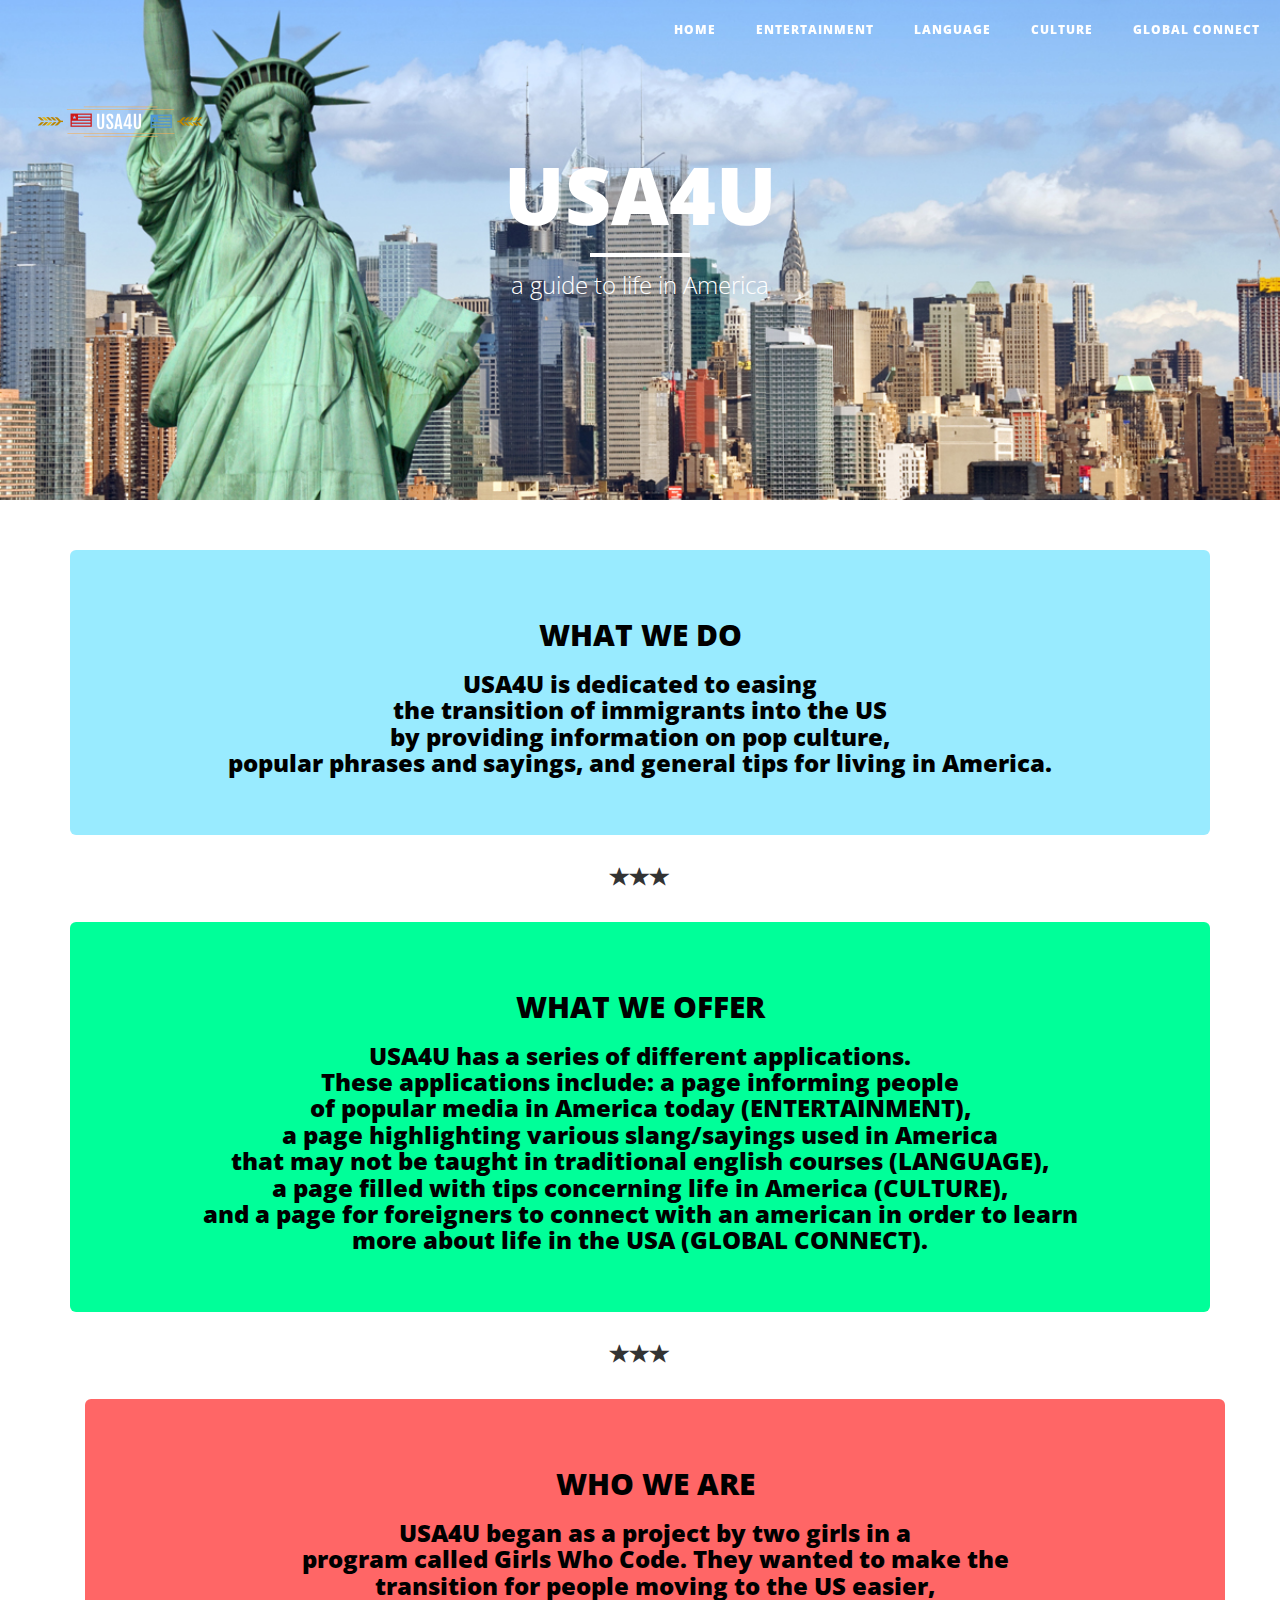
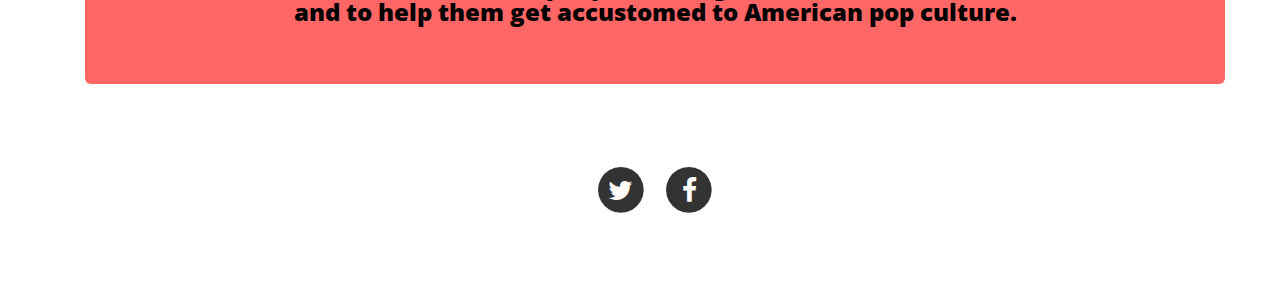
<file: index.html>
<!DOCTYPE html>
<html lang="en">

<head>

    <meta charset="utf-8">
    <meta http-equiv="X-UA-Compatible" content="IE=edge">
    <meta name="viewport" content="width=device-width, initial-scale=1">
    <meta name="description" content="">
    <meta name="author" content="">

    <title>USA4U</title>

    <!-- Bootstrap Core CSS -->
    <link href="vendor/bootstrap/css/bootstrap.min.css" rel="stylesheet">

    <!-- Theme CSS -->
    <link href="css/clean-blog.min.css" rel="stylesheet">
    <style>
    
    .jumbotron{
    	background-color:red;
    }
    #homepic{
    	 	height:500px;
    	 	
    	 }
    </style>

    <!-- Custom Fonts -->
    <link href="vendor/font-awesome/css/font-awesome.min.css" rel="stylesheet" type="text/css">
    <link href='http://fonts.googleapis.com/css?family=Lora:400,700,400italic,700italic' rel='stylesheet' type='text/css'>
    <link href='http://fonts.googleapis.com/css?family=Open+Sans:300italic,400italic,600italic,700italic,800italic,400,300,600,700,800' rel='stylesheet' type='text/css'>

    <!-- HTML5 Shim and Respond.js IE8 support of HTML5 elements and media queries -->
    <!-- WARNING: Respond.js doesn't work if you view the page via file:// -->
    <!--[if lt IE 9]>
        <script src="https://oss.maxcdn.com/libs/html5shiv/3.7.0/html5shiv.js"></script>
        <script src="https://oss.maxcdn.com/libs/respond.js/1.4.2/respond.min.js"></script>
    <![endif]-->

</head>

<body>

    <!-- Navigation -->
    <nav class="navbar navbar-default navbar-custom navbar-fixed-top">
        <div class="container-fluid">
            <!-- Brand and toggle get grouped for better mobile display -->
            <div class="navbar-header page-scroll">
                <button type="button" class="navbar-toggle" data-toggle="collapse" data-target="#bs-example-navbar-collapse-1">
                    <span class="sr-only">Toggle navigation</span>
                    Menu <i class="fa fa-bars"></i>
                </button>
                <a class="navbar-brand" href="index.html"><img src="a7257be3-8909-4751-ba2d-d1f1cd9d6c7a.png" alt="USA4U company logo"></a>
            </div>

            <!-- Collect the nav links, forms, and other content for toggling -->
            <div class="collapse navbar-collapse" id="bs-example-navbar-collapse-1">
                <ul class="nav navbar-nav navbar-right">
                    <li>
                        <a href="index.html">Home</a>
                    </li>
                    <li>
                        <a href="about.html">Entertainment</a>
                    </li>
                    <li>
                        <a href="post.html">Language</a>
                    </li>
                    <li>
                        <a href="contact.html">Culture</a>
                    </li>
                    <li>
                        <a href="survey.html">Global Connect</a>
                    </li>
                </ul>
            </div>
            <!-- /.navbar-collapse -->
        </div>
        <!-- /.container -->
    </nav>

    <!-- Page Header -->
    <!-- Set your background image for this header on the line below. -->
    <header class="intro-header"id="homepic"style="background-image: url('statue1.jpg')">
        <div class="container">
            <div class="row">
                <div class="col-lg-8 col-lg-offset-2 col-md-10 col-md-offset-1">
                    <div class="site-heading">
                        <h1>USA4U</h1>
                        <hr class="small">
                        <span class="subheading">a guide to life in America </span>
                    </div>
                </div>
            </div>
        </div>
    </header>
       <div class="container">
    	<div class="jumbotron" style="background-color:rgb(153, 235, 255)">
      	<center><h2 style = "color:black">WHAT WE DO</center></h2> 
  <center><h3 style = "color:black">USA4U is dedicated to easing<br> the transition of immigrants into the US <br>by providing 
  information on pop culture,<br>popular phrases and sayings, and general tips for living in America.
</h3> </center>
</div>
		</div>
<center><span class="glyphicon glyphicon-star"></span><span class="glyphicon glyphicon-star"></span><span class="glyphicon glyphicon-star"></span></center>
<br>
<div class="container">
    	<div class="jumbotron" style="background-color:rgb(0, 255, 153)">
      	<center><h2 style = "color:black">WHAT WE OFFER</center></h2> 
 <center> <h3 style = "color: black">USA4U has a series of different applications.<br> These applications include: a page informing people<br> 
 of popular media in America today (ENTERTAINMENT), <br>a page highlighting various slang/sayings used in America <br> that may not be taught
  in traditional english courses (LANGUAGE), <br> a page filled with tips concerning life in America (CULTURE), <br>and a page
   for foreigners to connect with an american in order to learn <br>more about life in the USA (GLOBAL CONNECT).
</h3> </center>
</div>
		<center><span class="glyphicon glyphicon-star"></span><span class="glyphicon glyphicon-star"></span><span class="glyphicon glyphicon-star"></span></center>
    <br>
    <div class="container">
    	<div class="jumbotron" style="background-color:rgb(255, 102, 102)">
      	<center><h2 style = "color:black">WHO WE ARE</center></h2> 
  <center><h3 style = "color: black">USA4U began as a project by two girls in a <br> program called Girls Who Code. 
  They wanted to make the <br>transition for people moving to the US easier, <br>and to help them get accustomed to American pop culture.
</h3> </center>
</div>
		</div>

   <footer>
        <div class="container">
            <div class="row">
                <div class="col-lg-8 col-lg-offset-2 col-md-10 col-md-offset-1">
                    <ul class="list-inline text-center">
                        <li>
                            <a href="https://twitter.com/foreignusa4u" target="_blank">
                                <span class="fa-stack fa-lg">
                                    <i class="fa fa-circle fa-stack-2x"></i>
                                    <i class="fa fa-twitter fa-stack-1x fa-inverse"></i>
                                </span>
                            </a>
                        </li>
                        <li>
                            <a href="https://www.facebook.com/foreignusa4u" target="_blank">
                                <span class="fa-stack fa-lg">
                                    <i class="fa fa-circle fa-stack-2x"></i>
                                    <i class="fa fa-facebook fa-stack-1x fa-inverse"></i>
                                </span>
                            </a>
                        </li>
                        
                    </ul>
                                       
                </div>
            </div>
        </div>
    </footer>

    <!-- jQuery -->
    <script src="vendor/jquery/jquery.min.js"></script>

    <!-- Bootstrap Core JavaScript -->
    <script src="vendor/bootstrap/js/bootstrap.min.js"></script>

    <!-- Contact Form JavaScript -->
    <script src="js/jqBootstrapValidation.js"></script>
    <script src="js/contact_me.js"></script>

    <!-- Theme JavaScript -->
    <script src="js/clean-blog.min.js"></script>
	<script> #picture1 {
	height: 500px;
	} </script>
	

</body>

</html>
</file>
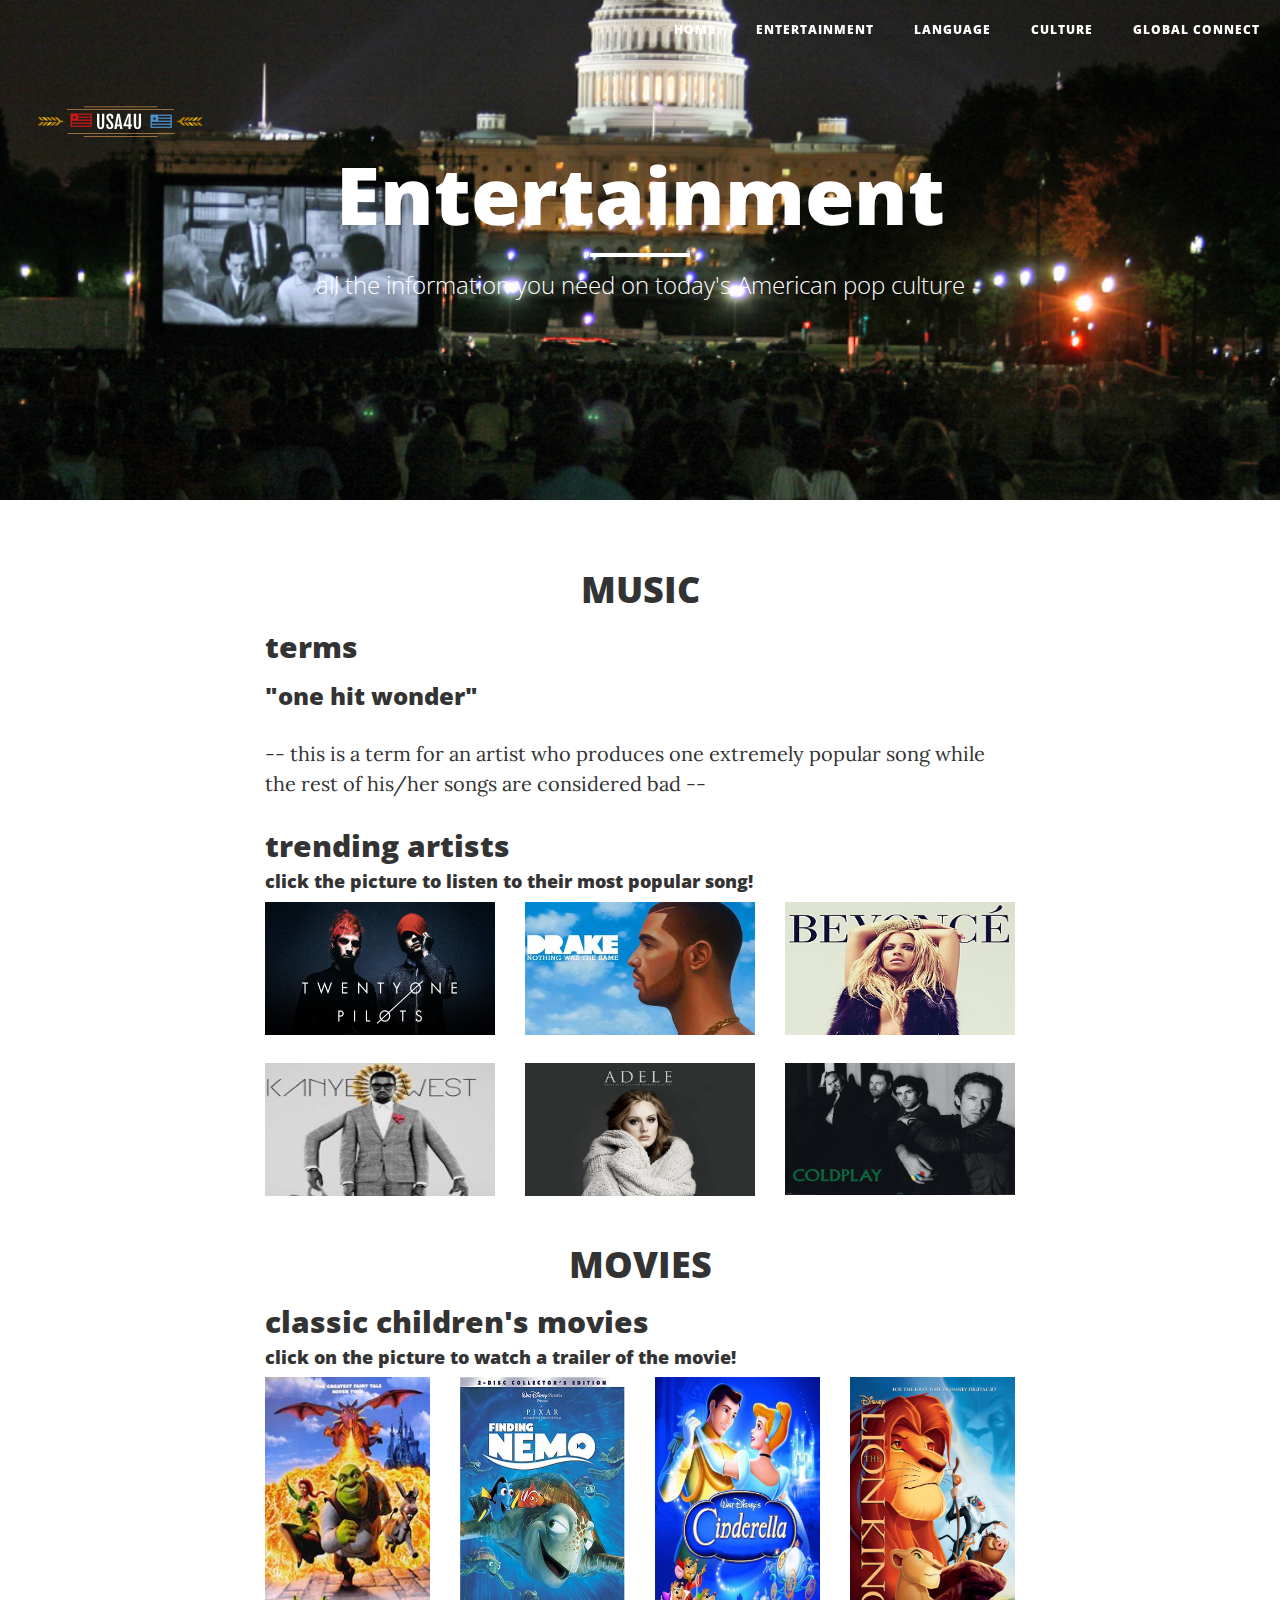
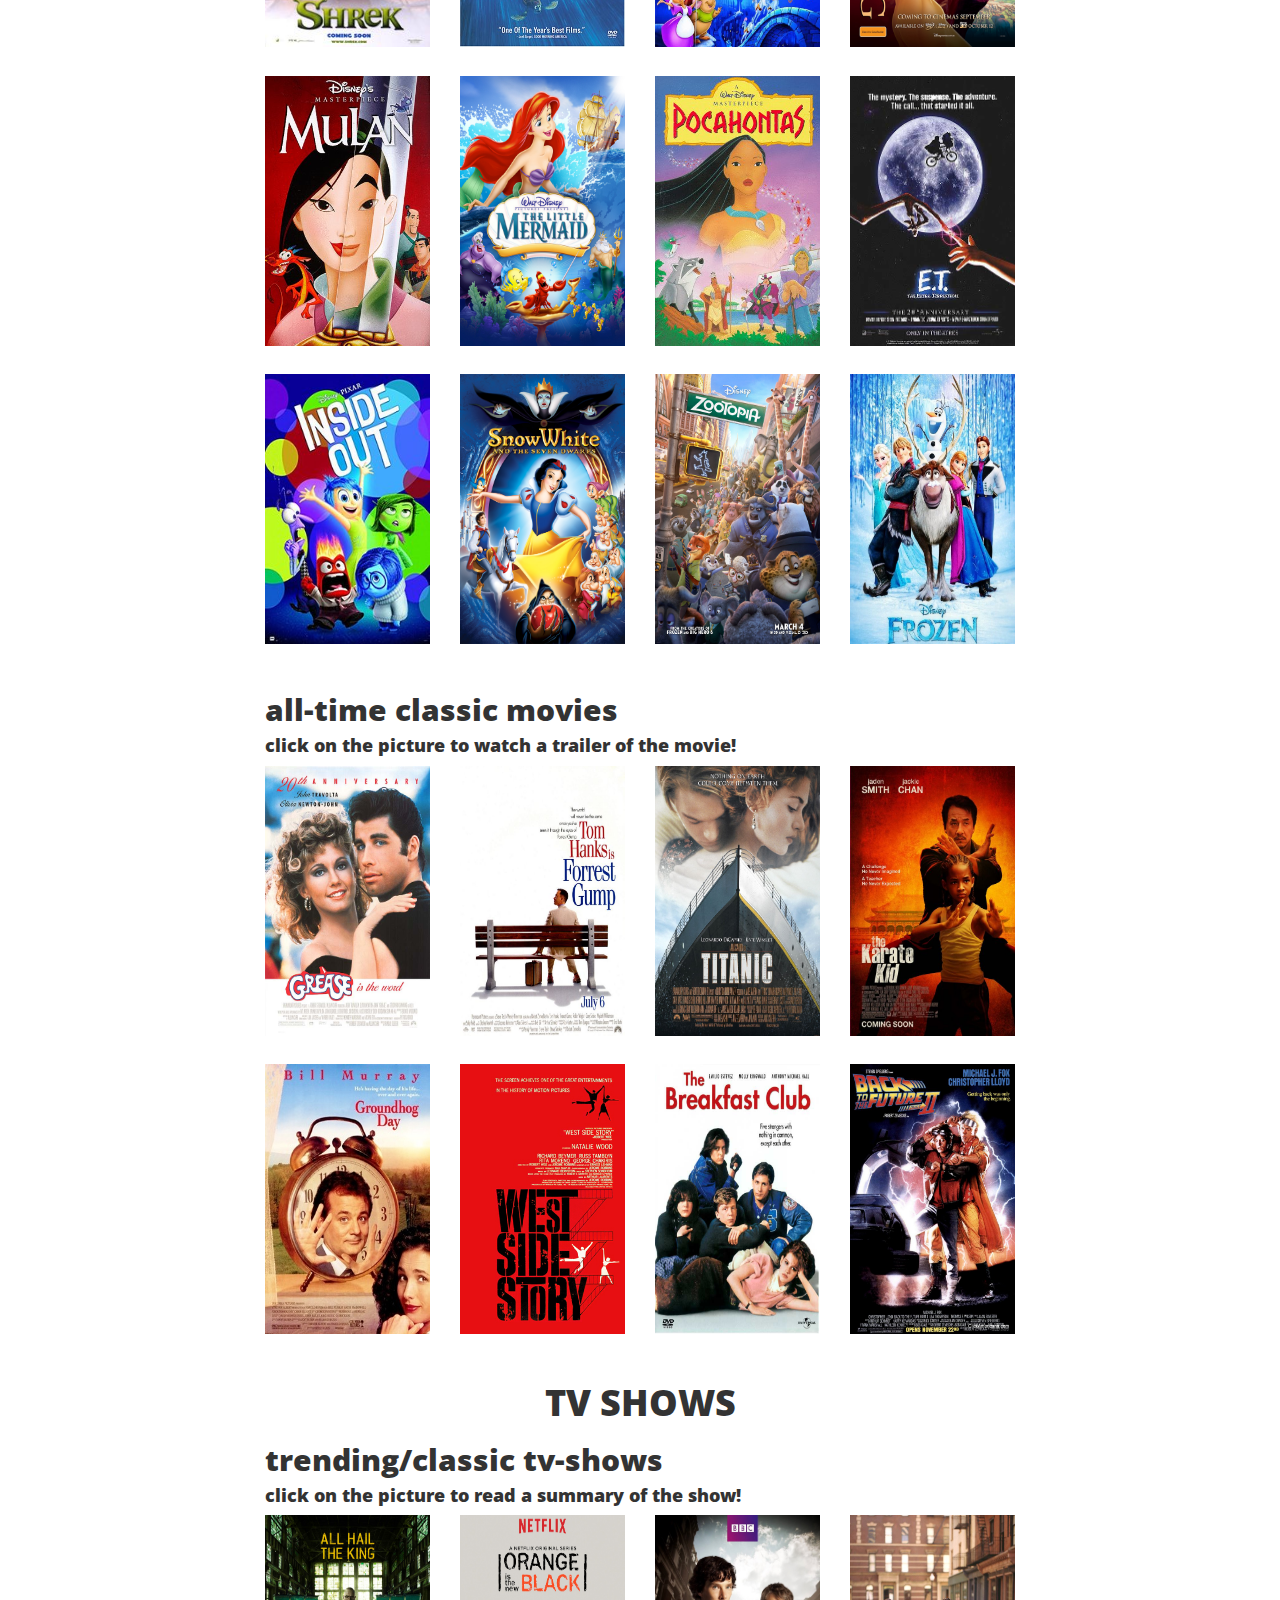
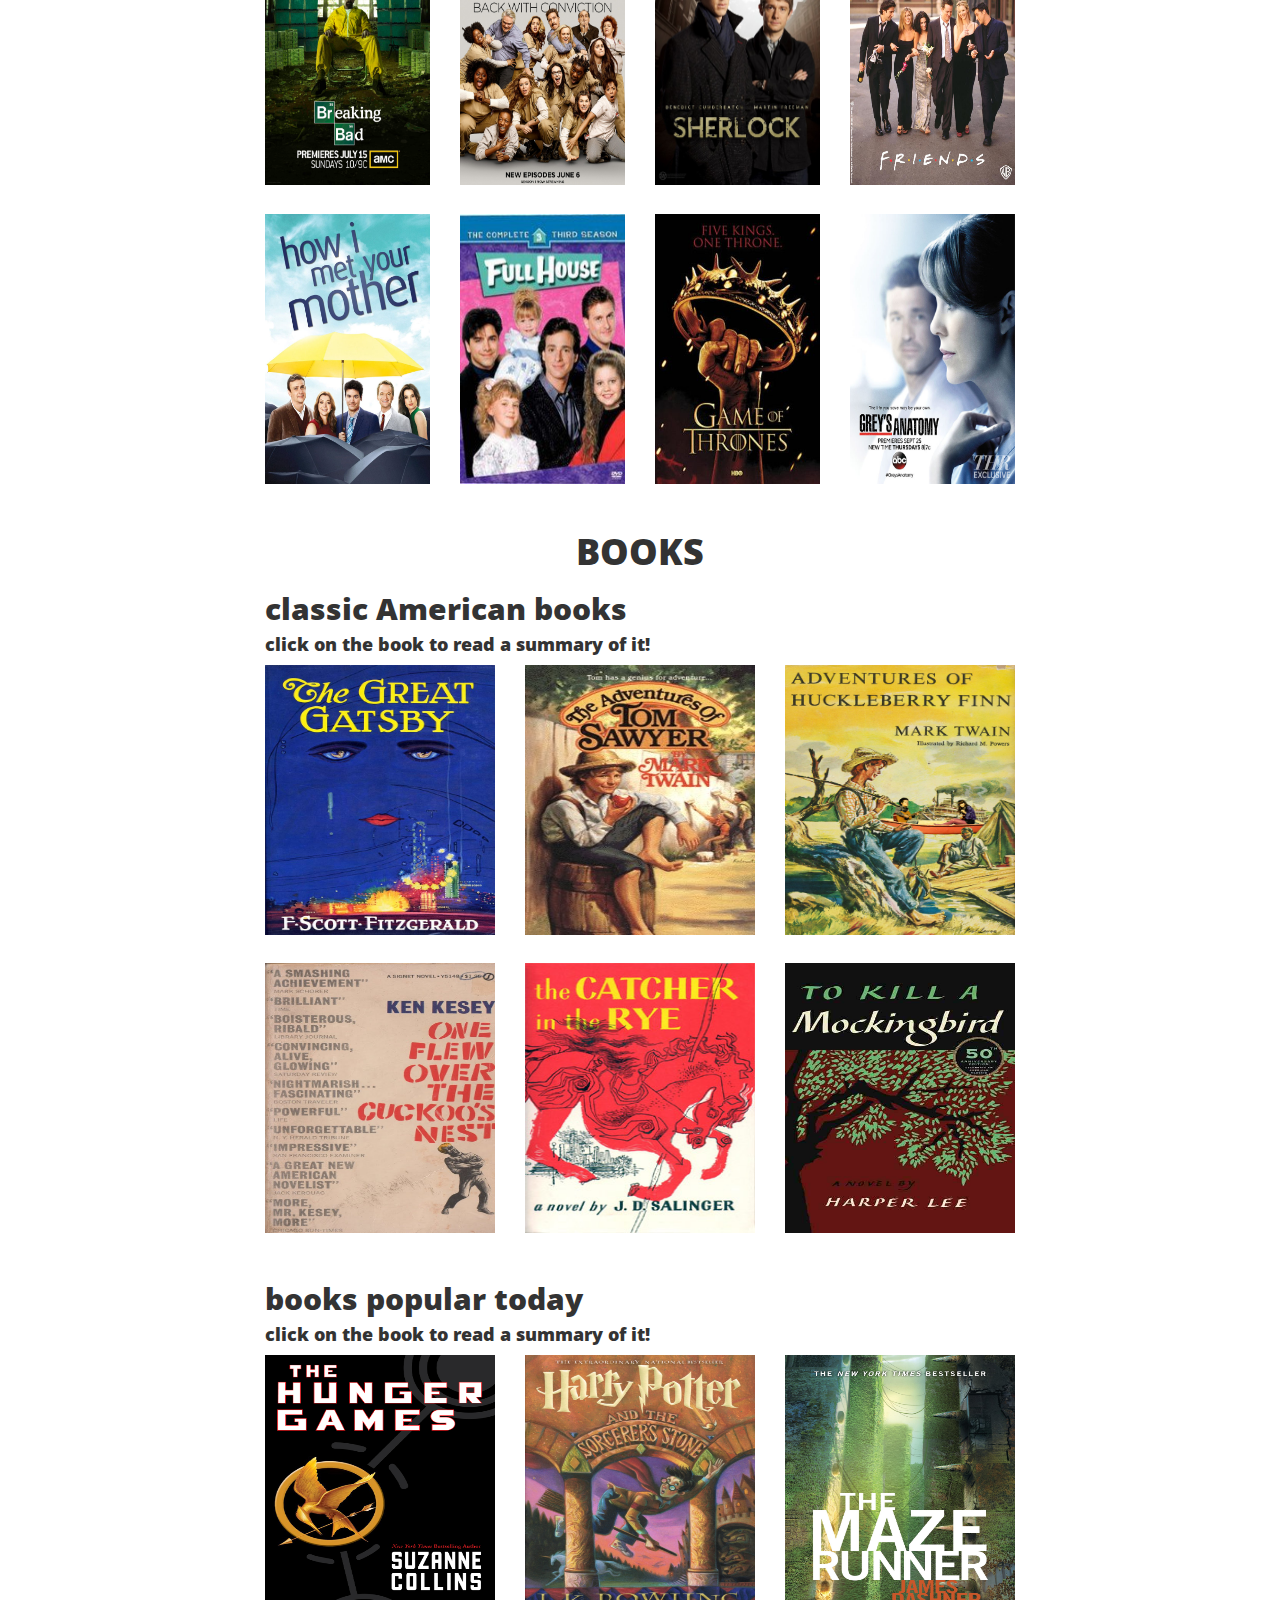
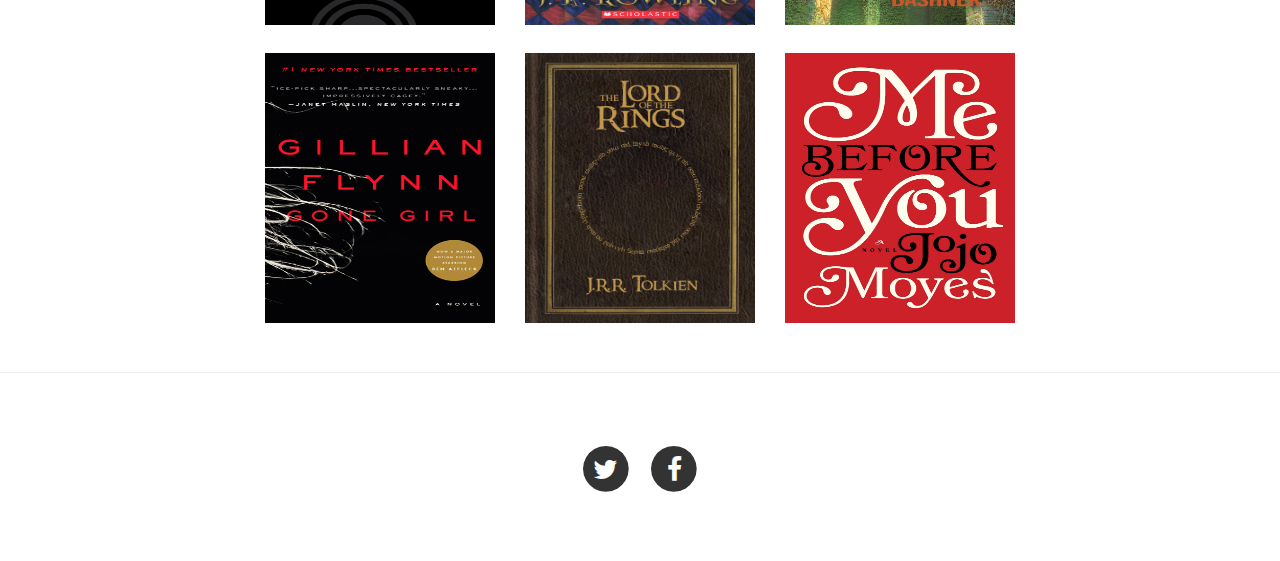
<file: about.html>
<!DOCTYPE html>
<html lang="en">

<head>

    <meta charset="utf-8">
    <meta http-equiv="X-UA-Compatible" content="IE=edge">
    <meta name="viewport" content="width=device-width, initial-scale=1">
    <meta name="description" content="">
    <meta name="author" content="">

    <title>USA4U - Entertainment</title>

    <!-- Bootstrap Core CSS -->
    <link href="vendor/bootstrap/css/bootstrap.min.css" rel="stylesheet">

    <!-- Theme CSS -->
    <link href="css/clean-blog.min.css" rel="stylesheet">

    <!-- Custom Fonts -->
    <link href="vendor/font-awesome/css/font-awesome.min.css" rel="stylesheet" type="text/css">
    <link href='http://fonts.googleapis.com/css?family=Lora:400,700,400italic,700italic' rel='stylesheet' type='text/css'>
    <link href='http://fonts.googleapis.com/css?family=Open+Sans:300italic,400italic,600italic,700italic,800italic,400,300,600,700,800' rel='stylesheet' type='text/css'>

    <!-- HTML5 Shim and Respond.js IE8 support of HTML5 elements and media queries -->
    <!-- WARNING: Respond.js doesn't work if you view the page via file:// -->
    <!--[if lt IE 9]>
        <script src="https://oss.maxcdn.com/libs/html5shiv/3.7.0/html5shiv.js"></script>
        <script src="https://oss.maxcdn.com/libs/respond.js/1.4.2/respond.min.js"></script>
    <![endif]-->

</head>
<style>
	#enterpic{height:500px;}
</style>
<body>

    <!-- Navigation -->
    <nav class="navbar navbar-default navbar-custom navbar-fixed-top">
        <div class="container-fluid">
            <!-- Brand and toggle get grouped for better mobile display -->
            <div class="navbar-header page-scroll">
                <button type="button" class="navbar-toggle" data-toggle="collapse" data-target="#bs-example-navbar-collapse-1">
                    <span class="sr-only">Toggle navigation</span>
                    Menu <i class="fa fa-bars"></i>
                </button>
                <a class="navbar-brand" href="index.html"><img src="a7257be3-8909-4751-ba2d-d1f1cd9d6c7a.png" alt="USA4U company logo"></a>
            </div>

            <!-- Collect the nav links, forms, and other content for toggling -->
            <div class="collapse navbar-collapse" id="bs-example-navbar-collapse-1">
                <ul class="nav navbar-nav navbar-right">
                    <li>
                        <a href="index.html">Home</a>
                    </li>
                    <li>
                        <a href="about.html">Entertainment</a>
                    </li>
                    <li>
                        <a href="post.html">Language</a>
                    </li>
                    <li>
                        <a href="contact.html">Culture</a>
                    </li>
                    <li>
                        <a href="survey.html">Global Connect</a>
                    </li>
                </ul>
            </div>
            <!-- /.navbar-collapse -->
        </div>
        <!-- /.container -->
    </nav>

    <!-- Page Header -->
    <!-- Set your background image for this header on the line below. -->
    <header class="intro-header" style="background-image: url('realenter.jpg')" id = "enterpic">
        <div class="container">
            <div class="row">
                <div class="col-lg-8 col-lg-offset-2 col-md-10 col-md-offset-1">
                    <div class="page-heading">
                        <h1>Entertainment</h1>
                        <hr class="small">
                        <span class="subheading">all the information you need on today's American pop culture</span>
                    </div>
                </div>
            </div>
        </div>
    </header>

    <!-- Main Content -->
    <div class="container">
        <div class="row">
            <div class="col-lg-8 col-lg-offset-2 col-md-10 col-md-offset-1">
				<h1><center> MUSIC </center></h1>
				<h2> terms </h2>
				<h3> "one hit wonder" </h3> <p> -- this is a term for an artist who produces one extremely popular song while the rest of his/her songs are considered bad --</p>
				<h2> trending artists </h2>
				<h4> click the picture to listen to their most popular song! </h4>
	<div class = "row" id = "img">
	<div class="col-sm-4">
      <a href = "https://www.youtube.com/watch?v=pXRviuL6vMY" target = "_blank"><img src="21pilots.jpg" class="img-responsive" style = "width:100%" alt="Image"></a>
    </div>
	<div class="col-sm-4">
      <a href = "https://www.youtube.com/watch?v=3IIspaicSnY" target = "_blank"><img src="drake.jpg" class="img-responsive" style = "width:100%" alt="Image"></a>
    </div>
	<div class="col-sm-4">
      <a href = "https://www.youtube.com/watch?v=QxsmWxxouIM" target = "_blank"><img src="beyonce.jpg" class="img-responsive" style = "width:100%" alt="Image"></a>
    </div>
	</div><br>
	<div class = "row" id = "img">
	<div class="col-sm-4">
      <a href = "https://www.youtube.com/watch?v=p7FCgw_GlWc" target = "_blank"><img src="kanye.jpg" class="img-responsive" style = "width:100%" alt="Image"></a>
    </div>
	<div class="col-sm-4">
      <a href = "https://www.youtube.com/watch?v=YQHsXMglC9A" target = "_blank"><img src="adele.jpg" class="img-responsive" style = "width:100%" alt="Image"></a>
    </div>
	<div class="col-sm-4">
      <a href = "https://www.youtube.com/watch?v=k1gsZ-OsGpI" target = "_blank"><img src="coldplay.jpg" class="img-responsive" style = "width:100%;height:131.34px" alt="Image"></a>
    </div>
	</div><br>
	<h1><center> MOVIES </center></h1>
	<h2> classic children's movies </h2>
	<h4> click on the picture to watch a trailer of the movie! </h4>
	
	<div class = "row" id = "img">
	<div class="col-sm-3">
      <a href = "https://www.youtube.com/watch?v=ooJJX3R42WM" target = "_blank"><img src="shrek.jpg" class="img-responsive1" style="width:100%" alt="Image"></a>
    </div>
	<div class="col-sm-3">
      <a href = "https://www.youtube.com/watch?v=wZdpNglLbt8" target = "_blank"><img src="findingnemo.jpg" class="img-responsive1" style="width:100%" alt="Image"></a>
    </div>
	<div class="col-sm-3">
      <a href = "https://www.youtube.com/watch?v=Da8lM4jsXE4" target = "_blank"><img src="cinderella.jpg" class="img-responsive1" style="width:100%" alt="Image"></a>
    </div>
	<div class="col-sm-3">
      <a href = "https://www.youtube.com/watch?v=f0fReuRs890" target = "_blank"><img src="lionking.jpg" class="img-responsive1" style="width:100%" alt="Image"></a>
    </div>
	</div><br>
	<div class = "row" id = "img">
	<div class="col-sm-3">
      <a href = "https://www.youtube.com/watch?v=wAbGAkkOgcM" target = "_blank"><img src="mulan.jpg" class="img-responsive1" style="width:100%" alt="Image"></a>
    </div>
	<div class="col-sm-3">
      <a href = "https://www.youtube.com/watch?v=ZGZX5-PAwR8" target = "_blank"><img src="mermaid.jpg" class="img-responsive1" style="width:100%" alt="Image"></a>
    </div>
	<div class="col-sm-3">
      <a href = "https://www.youtube.com/watch?v=NxrIExGrE3A" target = "_blank"><img src="pocahontas.jpg" class="img-responsive1" style="width:100%" alt="Image"></a>
    </div>
	<div class="col-sm-3">
      <a href = "https://www.youtube.com/watch?v=DSx8Jobx-Gs" target = "_blank"><img src="ET.jpg" class="img-responsive1" style="width:100%" alt="Image"></a>
    </div>
	</div><br>
	<div class = "row" id = "img">
	<div class="col-sm-3">
      <a href = "https://www.youtube.com/watch?v=seMwpP0yeu4" target = "_blank"><img src="insideout.jpg" class="img-responsive1" style="width:100%" alt="Image"></a>
    </div>
	<div class="col-sm-3">
      <a href = "https://www.youtube.com/watch?v=-XXic2fuObQ" target = "_blank"><img src="snowwhite.jpg" class="img-responsive1" style="width:100%" alt="Image"></a>
    </div>
	<div class="col-sm-3">
      <a href = "https://www.youtube.com/watch?v=jWM0ct-OLsM" target = "_blank"><img src="zootopia.jpg" class="img-responsive1" style="width:100%" alt="Image"></a>
    </div>
	<div class="col-sm-3">
      <a href = "https://www.youtube.com/watch?v=TbQm5doF_Uc" target = "_blank"><img src="frozen.jpg" class="img-responsive1" style="width:100%" alt="Image"></a>
    </div>
	</div><br>
	
	<h2> all-time classic movies </h2>
	<h4> click on the picture to watch a trailer of the movie! </h4>
	<div class = "row" id = "img">
	<div class="col-sm-3">
      <a href = "https://www.youtube.com/watch?v=wzWmxjYNfz4" target = "_blank"><img src="grease.jpg" class="img-responsive1" style="width:100%" alt="Image"></a>
    </div>
	<div class="col-sm-3">
      <a href = "https://www.youtube.com/watch?v=bLvqoHBptjg" target = "_blank"><img src="forrestgump.jpg" class="img-responsive1" style="width:100%" alt="Image"></a>
    </div>
	<div class="col-sm-3">
      <a href = "https://www.youtube.com/watch?v=zCy5WQ9S4c0" target = "_blank"><img src="titanic.jpg" class="img-responsive1" style="width:100%" alt="Image"></a>
    </div>
	<div class="col-sm-3">
      <a href = "https://www.youtube.com/watch?v=2SmmxvHLsKk" target = "_blank"><img src="karate.jpg" class="img-responsive1" style="width:100%" alt="Image"></a>
    </div>
	</div><br>
	
	<div class = "row" id = "img">
	<div class="col-sm-3">
      <a href = "https://www.youtube.com/watch?v=tSVeDx9fk60" target = "_blank"><img src="groundhogday.jpg" class="img-responsive1" style="width:100%" alt="Image"></a>
    </div>
	<div class="col-sm-3">
      <a href = "https://www.youtube.com/watch?v=IakulTGwc0U" target = "_blank"><img src="westside.jpg" class="img-responsive1" style="width:100%" alt="Image"></a>
    </div>
	<div class="col-sm-3">
      <a href = "https://www.youtube.com/watch?v=pfhIcgGpWhs" target = "_blank"><img src="breakfastclub.jpg" class="img-responsive1" style="width:100%" alt="Image"></a>
    </div>
	<div class="col-sm-3">
      <a href = "https://www.youtube.com/watch?v=qvsgGtivCgs" target = "_blank"><img src="backtothefuture.jpg" class="img-responsive1" style="width:100%" alt="Image"></a>
    </div>
	</div><br>
	<h1><center> TV SHOWS </center></h1>
	<h2> trending/classic tv-shows </h2>
	<h4> click on the picture to read a summary of the show! </h4>
	<div class = "row" id = "img">
	<div class="col-sm-3">
      <a href = "http://www.imdb.com/title/tt0903747/" target = "_blank"><img src="breakingbad.jpg" class="img-responsive1" style="width:100%" alt="Image"></a>
    </div>
	<div class="col-sm-3">
      <a href = "http://www.imdb.com/title/tt2372162/?ref_=nv_sr_1" target = "_blank"><img src="oitnb.jpg" class="img-responsive1" style="width:100%" alt="Image"></a>
    </div>
	<div class="col-sm-3">
      <a href = "http://www.imdb.com/title/tt1475582/?ref_=fn_al_tt_1" target = "_blank"><img src="sherlock.jpg" class="img-responsive1" style="width:100%" alt="Image"></a>
    </div>
	<div class="col-sm-3">
      <a href = "http://www.imdb.com/title/tt0108778/?ref_=fn_al_tt_1" target = "_blank"><img src="Friends.jpg" class="img-responsive1" style="width:100%" alt="Image"></a>
    </div>
	</div><br>
	<div class = "row" id = "img">
	<div class="col-sm-3">
      <a href = "http://www.imdb.com/title/tt0460649/?ref_=nv_sr_1" target = "_blank"><img src="himym.jpg" class="img-responsive1" style="width:100%" alt="Image"></a>
    </div>
	<div class="col-sm-3">
      <a href = "http://www.imdb.com/title/tt0092359/?ref_=nv_sr_2" target = "_blank"><img src="fullhouse.jpg" class="img-responsive1" style="width:100%" alt="Image"></a>
    </div>
	<div class="col-sm-3">
      <a href = "http://www.imdb.com/title/tt0944947/?ref_=nv_sr_2" target = "_blank"><img src="got.jpg" class="img-responsive1" style="width:100%" alt="Image"></a>
    </div>
	<div class="col-sm-3">
      <a href = "http://www.imdb.com/title/tt0413573/?ref_=nv_sr_1" target = "_blank"><img src="greysanatomy.jpg" class="img-responsive1" style="width:100%" alt="Image"></a>
    </div>
	</div><br>
	
	<h1><center> BOOKS </center></h1>
	<h2> classic American books </h2>
	<h4> click on the book to read a summary of it! </h4>
	<div class = "row" id = "img">
	<div class="col-sm-4">
      <a href = "https://www.goodreads.com/book/show/4671.The_Great_Gatsby?ac=1&from_search=true" target = "_blank"><img src="thegreatgatsby.jpg" class="img-responsive2" style = "width:100%" alt="Image"></a>
    </div>
	<div class="col-sm-4">
      <a href = "https://www.goodreads.com/book/show/24583.The_Adventures_of_Tom_Sawyer?from_search=true" target = "_blank"><img src="tomsawyer.jpg" class="img-responsive2" style = "width:100%" alt="Image"></a>
    </div>
	<div class="col-sm-4">
      <a href = "https://www.goodreads.com/book/show/2956.The_Adventures_of_Huckleberry_Finn?ac=1&from_search=true" target = "_blank"><img src="huckleberryfinn.jpg" class="img-responsive2" style = "width:100%" alt="Image"></a>
    </div>
	</div><br>
	<div class = "row" id = "img">
	<div class="col-sm-4">
      <a href = "https://www.goodreads.com/book/show/332613.One_Flew_Over_the_Cuckoo_s_Nest?ac=1&from_search=true" target = "_blank"><img src="oneflew.jpg" class="img-responsive2" style = "width:100%" alt="Image"></a>
    </div>
	<div class="col-sm-4">
      <a href = "https://www.goodreads.com/book/show/5107.The_Catcher_in_the_Rye?from_search=true" target = "_blank"><img src="catcherintherye.jpg" class="img-responsive2" style = "width:100%" alt="Image"></a>
    </div>
	<div class="col-sm-4">
      <a href = "https://www.goodreads.com/book/show/2657.To_Kill_a_Mockingbird?ac=1&from_search=true" target = "_blank"><img src="tokill.JPG" class="img-responsive2" style = "width:100%;" alt="Image"></a>
    </div>
	</div><br>
	
	<h2> books popular today </h2>
	<h4> click on the book to read a summary of it! </h4>
	<div class = "row" id = "img">
	<div class="col-sm-4">
      <a href = "http://www.goodreads.com/book/show/2767052-the-hunger-games" target = "_blank"><img src="hunger.jpg" class="img-responsive2" style = "width:100%" alt="Image"></a>
    </div>
	<div class="col-sm-4">
      <a href = "http://www.goodreads.com/book/show/3.Harry_Potter_and_the_Sorcerer_s_Stone?ac=1&from_search=true" target = "_blank"><img src="harrypotter.jpg" class="img-responsive2" style = "width:100%" alt="Image"></a>
    </div>
	<div class="col-sm-4">
      <a href = "http://www.goodreads.com/book/show/6186357-the-maze-runner?from_search=true" target = "_blank"><img src="maze.jpg" class="img-responsive2" style = "width:100%" alt="Image"></a>
    </div>
	</div><br>
	<div class = "row" id = "img">
	<div class="col-sm-4">
      <a href = "http://www.goodreads.com/book/show/19288043-gone-girl?from_search=true" target = "_blank"><img src="gonegirl.jpg" class="img-responsive2" style = "width:100%" alt="Image"></a>
    </div>
	<div class="col-sm-4">
      <a href = "http://www.goodreads.com/book/show/34.The_Fellowship_of_the_Ring?from_search=true" target = "_blank"><img src="lordoftherings.jpg" class="img-responsive2" style = "width:100%" alt="Image"></a>
    </div>
	<div class="col-sm-4">
      <a href = "http://www.goodreads.com/book/show/15507958-me-before-you?ac=1&from_search=true" target = "_blank"><img src="mebeforeyou.jpg" class="img-responsive2" style = "width:100%;" alt="Image"></a>
    </div>
	</div><br>
	
	
	</div>
	</div>
	</div>
	

            
      <!---  </div>
    </div>--->

    <hr>

    <!-- Footer -->
    <footer>
        <div class="container">
            <div class="row">
                <div class="col-lg-8 col-lg-offset-2 col-md-10 col-md-offset-1">
                    <ul class="list-inline text-center">
                        <li>
                            <a href="https://twitter.com/foreignusa4u" target="_blank">
                                <span class="fa-stack fa-lg">
                                    <i class="fa fa-circle fa-stack-2x"></i>
                                    <i class="fa fa-twitter fa-stack-1x fa-inverse"></i>
                                </span>
                            </a>
                        </li>
                        <li>
                            <a href="https://www.facebook.com/foreignusa4u" target="_blank">
                                <span class="fa-stack fa-lg">
                                    <i class="fa fa-circle fa-stack-2x"></i>
                                    <i class="fa fa-facebook fa-stack-1x fa-inverse"></i>
                                </span>
                            </a>
                        </li>
                        
                    </ul>
                    
                </div>
            </div>
        </div>
    </footer>

    <!-- jQuery -->
    <script src="vendor/jquery/jquery.min.js"></script>

    <!-- Bootstrap Core JavaScript -->
    <script src="vendor/bootstrap/js/bootstrap.min.js"></script>

    <!-- Contact Form JavaScript -->
    <script src="js/jqBootstrapValidation.js"></script>
    <script src="js/contact_me.js"></script>

    <!-- Theme JavaScript -->
    <script src="js/clean-blog.min.js"></script>

</body>

</html>
</file>
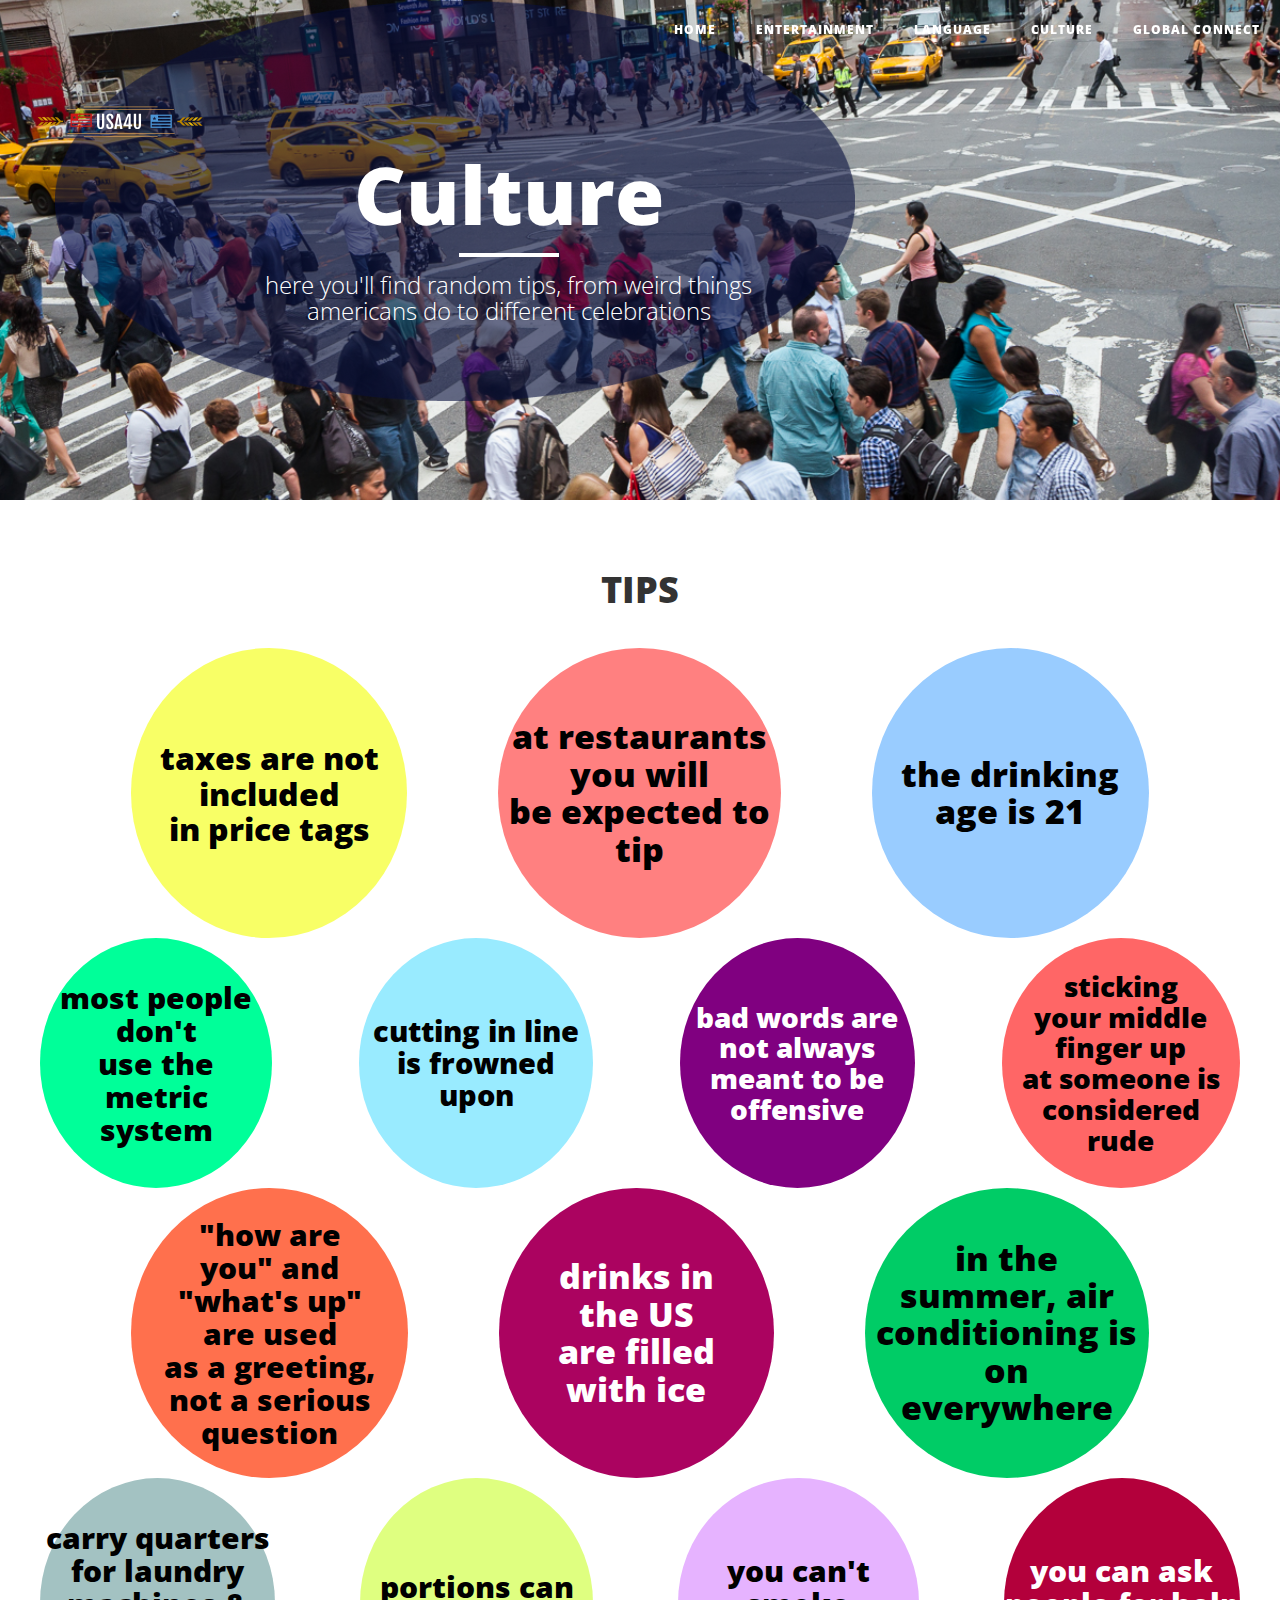
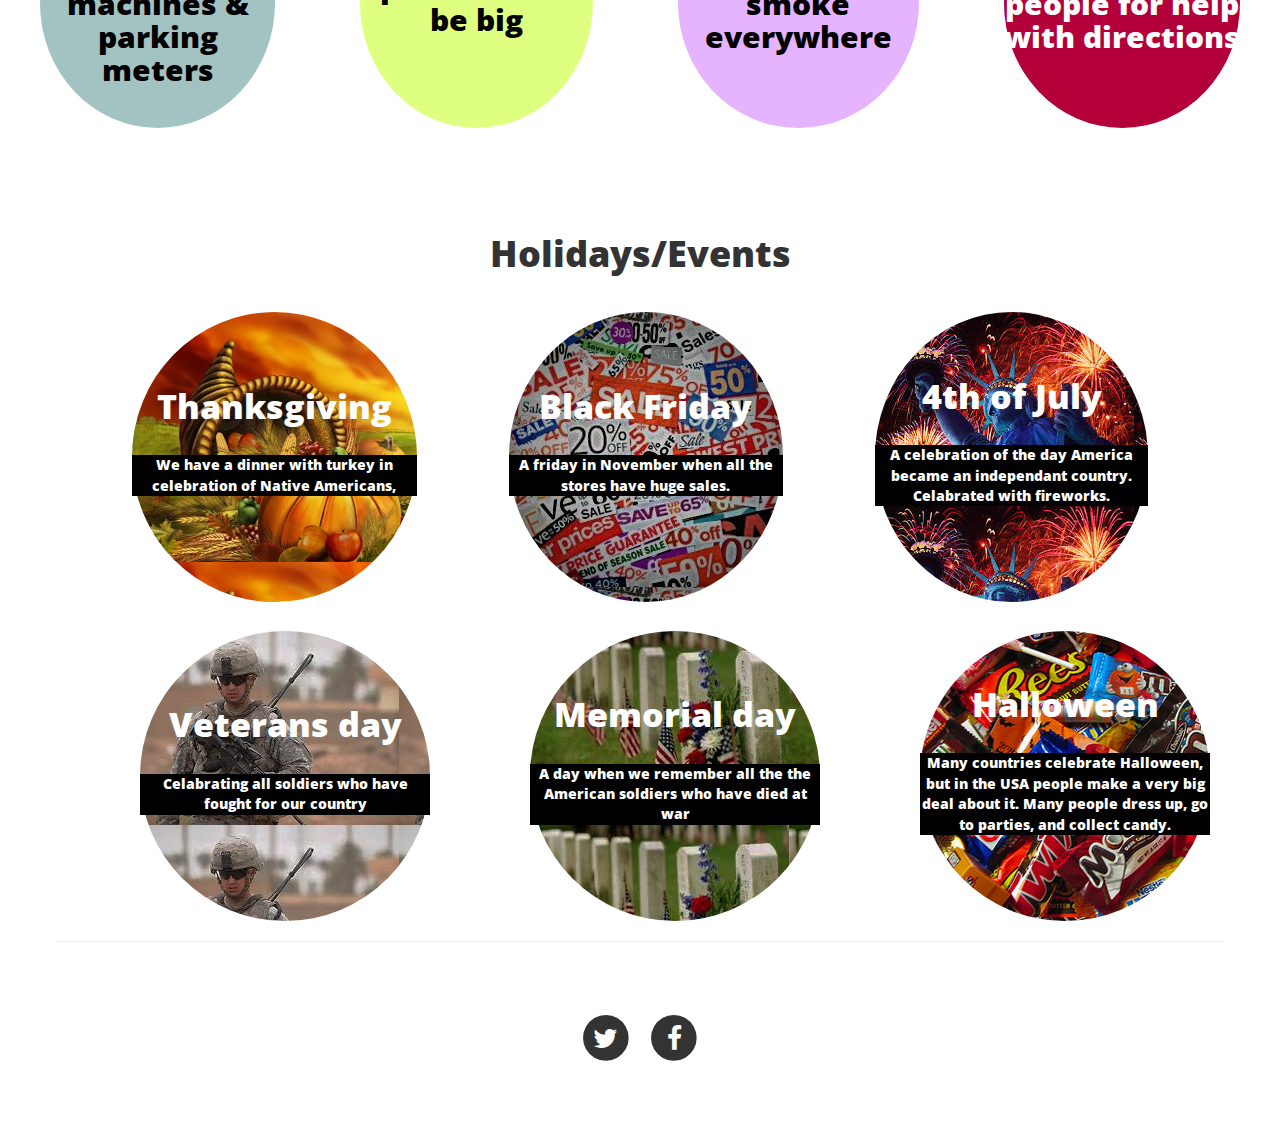
<file: contact.html>
<!DOCTYPE html>
<html lang="en">

<head>

    <meta charset="utf-8">
    <meta http-equiv="X-UA-Compatible" content="IE=edge">
    <meta name="viewport" content="width=device-width, initial-scale=1">
    <meta name="description" content="">
    <meta name="author" content="">

    <title>USA4U - Culture</title>

    <!-- Bootstrap Core CSS -->
    <link href="vendor/bootstrap/css/bootstrap.min.css" rel="stylesheet">

    <!-- Theme CSS -->
    <link href="css/clean-blog.min.css" rel="stylesheet">
    <style>
    #hol1{  height: 290px;
  width: 290px;
  display: table-cell;
  text-align: center;
  font-size: 34px;
  vertical-align: middle;
  border-radius: 50%; /* may require vendor prefixes */
  background: url(Optimized-thanksg.jpg);
}
#hol2{  height: 290px;
  width: 290px;
  display: table-cell;
  text-align: center;
  font-size: 34px;
  vertical-align: middle;
  border-radius: 50%; /* may require vendor prefixes */
  background: url(sales.jpg);
}
#hol3{  height: 290px;
  width: 290px;
  display: table-cell;
  text-align: center;
  font-size: 34px;
  vertical-align: middle;
  border-radius: 50%; /* may require vendor prefixes */
  background: url(july4.jpg);
}
#hol4{  height: 290px;
  width: 290px;
  display: table-cell;
  text-align: center;
  font-size: 34px;
  vertical-align: middle;
  border-radius: 50%; /* may require vendor prefixes */
  background: url(vetdd.jpg);
}
#hol5{  height: 290px;
  width: 290px;
  display: table-cell;
  text-align: center;
  font-size: 34px;
  vertical-align: middle;
  border-radius: 50%; /* may require vendor prefixes */
  background: url(memdd.jpg);
}
#hol6{  height: 290px;
  width: 290px;
  display: table-cell;
  text-align: center;
  font-size: 34px;
  vertical-align: middle;
  border-radius: 50%; /* may require vendor prefixes */
  background: url(candyh.jpg);
}
.explap {
font-size:40%;
color:white;
background-color:black;
}
#cultpic{height:500px;}
    </style>

    <!-- Custom Fonts -->
    <link href="vendor/font-awesome/css/font-awesome.min.css" rel="stylesheet" type="text/css">
    <link href='http://fonts.googleapis.com/css?family=Lora:400,700,400italic,700italic' rel='stylesheet' type='text/css'>
    <link href='http://fonts.googleapis.com/css?family=Open+Sans:300italic,400italic,600italic,700italic,800italic,400,300,600,700,800' rel='stylesheet' type='text/css'>

    <!-- HTML5 Shim and Respond.js IE8 support of HTML5 elements and media queries -->
    <!-- WARNING: Respond.js doesn't work if you view the page via file:// -->
    <!--[if lt IE 9]>
        <script src="https://oss.maxcdn.com/libs/html5shiv/3.7.0/html5shiv.js"></script>
        <script src="https://oss.maxcdn.com/libs/respond.js/1.4.2/respond.min.js"></script>
    <![endif]-->

</head>

<body>

    <!-- Navigation -->
    <nav class="navbar navbar-default navbar-custom navbar-fixed-top">
        <div class="container-fluid">
            <!-- Brand and toggle get grouped for better mobile display -->
            <div class="navbar-header page-scroll">
                <button type="button" class="navbar-toggle" data-toggle="collapse" data-target="#bs-example-navbar-collapse-1">
                    <span class="sr-only">Toggle navigation</span>
                    Menu <i class="fa fa-bars"></i>
                </button>
                <a class="navbar-brand" href="index.html"><img src = "a7257be3-8909-4751-ba2d-d1f1cd9d6c7a.png"></a>
            </div>

            <!-- Collect the nav links, forms, and other content for toggling -->
            <div class="collapse navbar-collapse" id="bs-example-navbar-collapse-1">
                <ul class="nav navbar-nav navbar-right">
                    <li>
                        <a href="index.html">Home</a>
                    </li>
                    <li>
                        <a href="about.html">Entertainment</a>
                    </li>
                    <li>
                        <a href="post.html">Language</a>
                    </li>
                    <li>
                        <a href="contact.html">Culture</a>
                    </li>
                    <li>
                        <a href="survey.html">Global Connect</a>
                    </li>
                </ul>
            </div>
            <!-- /.navbar-collapse -->
        </div>
        <!-- /.container -->
    </nav>

    <!-- Page Header -->
    <!-- Set your background image for this header on the line below. -->
    <header class="intro-header" style="background-image: url('cultimg.jpg')" id = "cultpic" style="border-radius:50%;" >
        <div class="container">
            <div class="row">
                <div class="col-lg-8 col-lg-offset-2 col-md-10 col-md-offset-1">
                	
                    <center><div class="page-heading" id="culthead" style="z-index:1;position:absolute;">
                        <h1 id="culthead2">Culture</h1>
                        <hr class="small">
                        <span id="culthead2" class="subheading">here you'll find random tips, from weird things <br>americans do to different celebrations</span>
                   </center></div>
                   <img src="oval.png" id = "blueimg" style="z-index:1;">
                </div>
            </div>
        </div>
    </header>

    <!-- Main Content -->
    <div class="container">
        <div class="row">
		<h1><center> TIPS </h1></center>
		<br>

	<div class = "row">
	<p id = "circle"></p>
	<h5 id = "tip2" > taxes are not included <br> in price tags </h5>
	<p id = "circle"></p>
	<h5 id = "tip3"> at restaurants you will <br> be expected to tip</h5>
	<p id = "circle"></p>
	<h5 id = "tip4"> the drinking age is 21</h5>
	<p id = "circle"></p>
	</div>
	<div class = "row">
	<h5 id = "tip5"> most people don't<br> use the <br>metric <br>system </h5>
	<p id = "circle"></p>
	<h5 id = "tip6"> cutting in line is frowned upon </h5>
	<p id = "circle"></p>
	<h5 id = "tip7"> bad words are not always <br> meant to be offensive</h5>
	<p id = "circle"></p>
	<h5 id = "tip8">sticking <br>your middle<br>finger up<br> at someone is<br>considered <br>rude</h5>
	</div>
	<div class = "row">
	<p id = "circle"></p>
	<h5 id = "tip9" > "how are<br> you" and <br>"what's up" <br>are used <br> as a greeting,<br> not a serious question</h5>
	<p id = "circle"></p>
	<h5 id = "tip13"> drinks in <br>the US <br> are filled <br>with ice</h5>
	<p id = "circle"></p>
	<h5 id = "tip11"> in the <br>summer, air <br>conditioning is on <br>everywhere</h5>
	<p id = "circle"></p>
	</div>
		<div class = "row">
	<h5 id = "tipe1"> carry quarters for laundry machines & parking meters  </h5>
	<p id = "circle"></p>
	<h5 id = "tipe2"> portions can be big  </h5>
	<p id = "circle"></p>
	<h5 id = "tipe4"> you can't smoke everywhere</h5>
	<p id = "circle"></p>
	<h5 id = "tipe3"  style="color:white">you can ask people for help with directions </h5>
	</div>
	
	  </div>
	  <br>
	  <br>
	  <br>
	  <div class="row">
		<h1><center> Holidays/Events </h1></center>
		<br>
	<div class = "row" style="color:white">
	<p id = "circle"></p>
	<h5 id = "hol1" >Thanksgiving <br> <p class="explap">We have a dinner with turkey in celebration of Native Americans,  </p></h5>
	<p id = "circle"></p>
	<h5 id = "hol2"> Black Friday <p class="explap">A friday in November when all the stores have huge sales.</p></h5>
	<p id = "circle"></p>
	<h5 id = "hol3"> 4th of July <p class="explap">A celebration of the day America became an independant country. Celabrated 
	with fireworks.</p> </h5>
	<p id = "circle"></p>
	</div>
	<br>
	<div class = "row" style="color:white">
	<p id = "circle"></p>
  	<h5 id = "hol4"> Veterans day <p class="explap"> Celabrating all soldiers who have fought for our country</p> </h5>
	<p id = "circle"></p>
	<h5 id = "hol5"> Memorial day <p class="explap">A day when we remember all the the American soldiers who have died at war</p> </h5>
	<p id = "circle"></p>
	<h5 id = "hol6"> Halloween<p class="explap"> Many countries celebrate Halloween, but in the USA people make a 
	very big deal about it. Many people dress up, go to parties, and collect candy.</p> </h5>
	
	</div>
    <hr>

    <!-- Footer -->
    <footer>
        <div class="container">
            <div class="row">
                <div class="col-lg-8 col-lg-offset-2 col-md-10 col-md-offset-1">
                    <ul class="list-inline text-center">
                        <li>
                            <a href="https://twitter.com/foreignusa4u" target="_blank">
                                <span class="fa-stack fa-lg">
                                    <i class="fa fa-circle fa-stack-2x"></i>
                                    <i class="fa fa-twitter fa-stack-1x fa-inverse"></i>
                                </span>
                            </a>
                        </li>
                        <li>
                            <a href="https://www.facebook.com/foreignusa4u" target="_blank">
                                <span class="fa-stack fa-lg">
                                    <i class="fa fa-circle fa-stack-2x"></i>
                                    <i class="fa fa-facebook fa-stack-1x fa-inverse"></i>
                                </span>
                            </a>
                        </li>
                       
                    </ul>
                   
                </div>
            </div>
        </div>
    </footer>

    <!-- jQuery -->
    <script src="vendor/jquery/jquery.min.js"></script>

    <!-- Bootstrap Core JavaScript -->
    <script src="vendor/bootstrap/js/bootstrap.min.js"></script>

    <!-- Contact Form JavaScript -->
    <script src="js/jqBootstrapValidation.js"></script>
    <script src="js/contact_me.js"></script>

    <!-- Theme JavaScript -->
    <script src="js/clean-blog.min.js"></script>

</body>

</html>
</file>
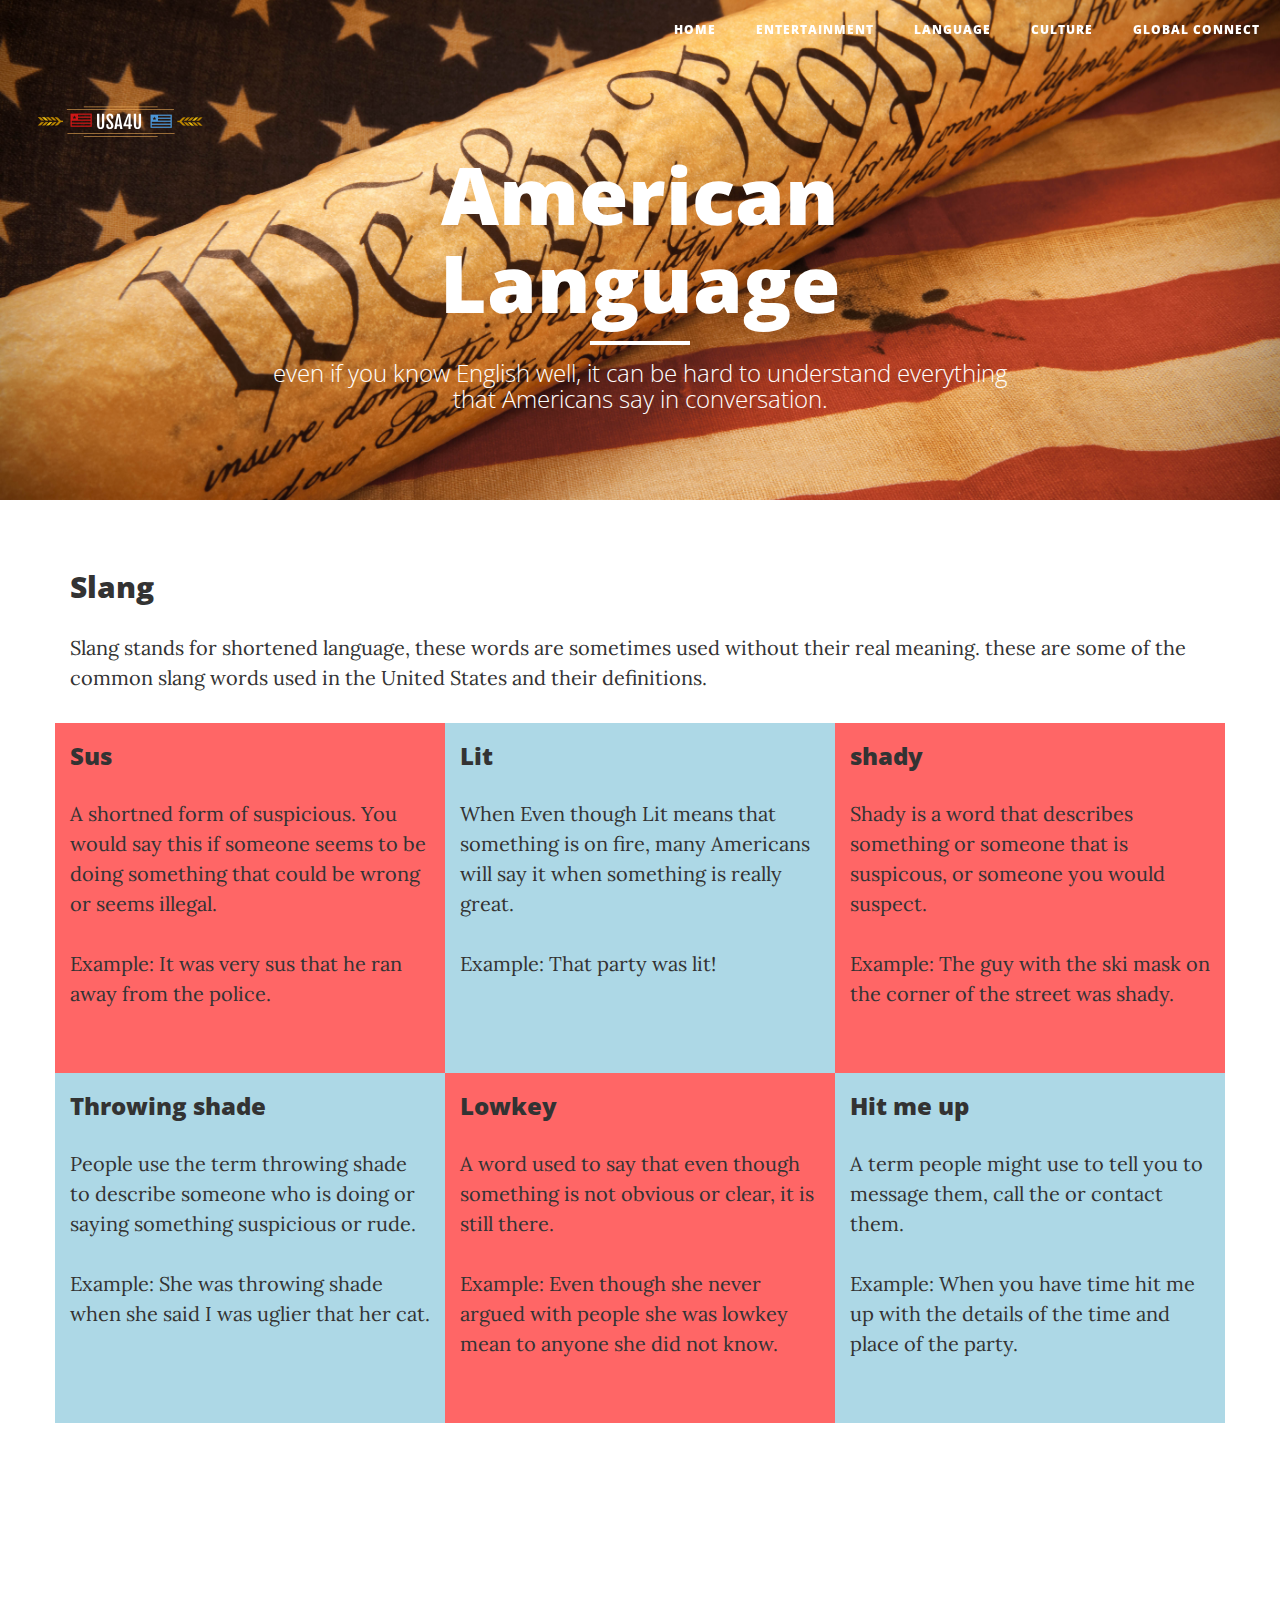
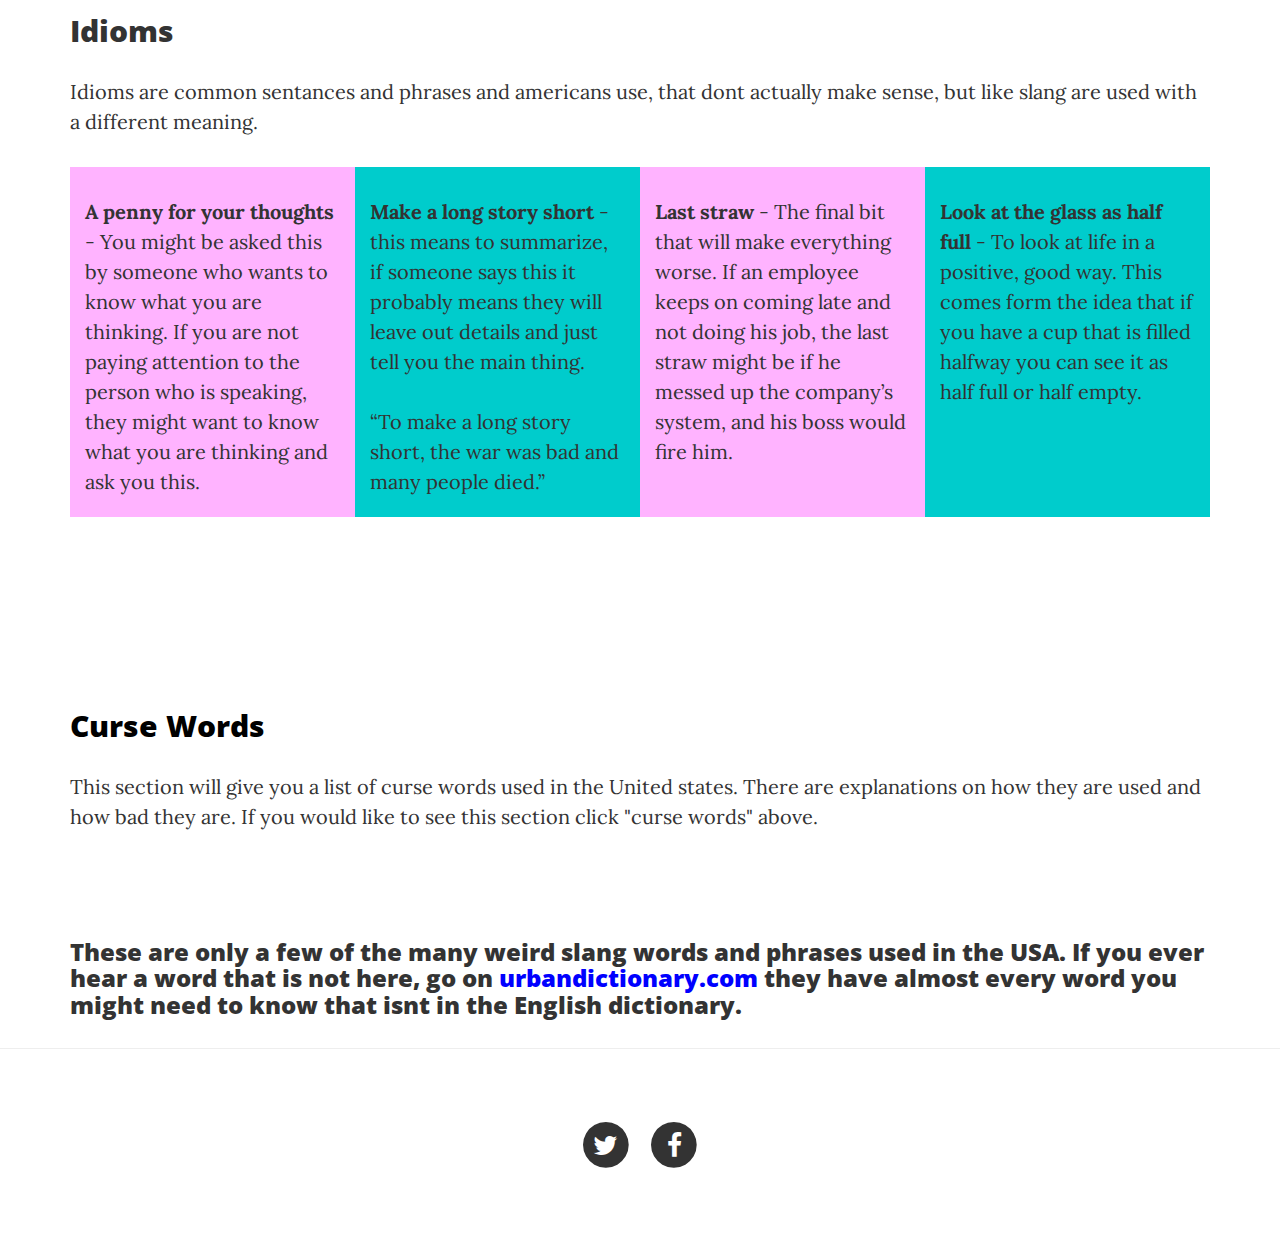
<file: post.html>
<!DOCTYPE html>
<html lang="en">

<head>

    <meta charset="utf-8">
    <meta http-equiv="X-UA-Compatible" content="IE=edge">
    <meta name="viewport" content="width=device-width, initial-scale=1">
    <meta name="description" content="">
    <meta name="author" content="">

    <title>USA4U- Culture</title>

    <!-- Bootstrap Core CSS -->
    <link href="vendor/bootstrap/css/bootstrap.min.css" rel="stylesheet">

    <!-- Theme CSS -->
    <link href="css/clean-blog.min.css" rel="stylesheet">

	 <style>
	.col-sm-4 {
	height:350px;
	}
	.col-sm-3 {
height:350px;
}	
#langpic{height:500px;}
	</style>

  <!-- Custom Fonts -->
    <link href="vendor/font-awesome/css/font-awesome.min.css" rel="stylesheet" type="text/css">
    <link href='http://fonts.googleapis.com/css?family=Lora:400,700,400italic,700italic' rel='stylesheet' type='text/css'>
    <link href='http://fonts.googleapis.com/css?family=Open+Sans:300italic,400italic,600italic,700italic,800italic,400,300,600,700,800' rel='stylesheet' type='text/css'>

    <!-- HTML5 Shim and Respond.js IE8 support of HTML5 elements and media queries -->
    <!-- WARNING: Respond.js doesn't work if you view the page via file:// -->
    <!--[if lt IE 9]>
        <script src="https://oss.maxcdn.com/libs/html5shiv/3.7.0/html5shiv.js"></script>
        <script src="https://oss.maxcdn.com/libs/respond.js/1.4.2/respond.min.js"></script>
    <![endif]-->

</head>

<body>

    <!-- Navigation -->
    <nav class="navbar navbar-default navbar-custom navbar-fixed-top">
        <div class="container-fluid">
            <!-- Brand and toggle get grouped for better mobile display -->
            <div class="navbar-header page-scroll">
                <button type="button" class="navbar-toggle" data-toggle="collapse" data-target="#bs-example-navbar-collapse-1">
                    <span class="sr-only">Toggle navigation</span>
                    Menu <i class="fa fa-bars"></i>
                </button>
                <a class="navbar-brand" href="index.html"><img src="a7257be3-8909-4751-ba2d-d1f1cd9d6c7a.png" alt="USA4U company logo"></a>
            </div>

            <!-- Collect the nav links, forms, and other content for toggling -->
            <div class="collapse navbar-collapse" id="bs-example-navbar-collapse-1">
                <ul class="nav navbar-nav navbar-right">
                    <li>
                        <a href="index.html">Home</a>
                    </li>
                    <li>
                        <a href="about.html">Entertainment</a>
                    </li>
                    <li>
                        <a href="post.html">language</a>
                    </li>
                    <li>
                        <a href="contact.html">Culture</a>
                    </li>
                    <li>
                        <a href="survey.html">Global Connect</a>
                    </li>
                </ul>
            </div>
            <!-- /.navbar-collapse -->
        </div>
        <!-- /.container -->
    </nav>
    <!-- Page Header -->
    <!-- Set your background image for this header on the line below. -->
    <header class="intro-header" style="background-image: url('languageimg.jpg')" id = "langpic">
        <div class="container">
            <div class="row">
                <div class="col-lg-8 col-lg-offset-2 col-md-10 col-md-offset-1">
                    <div class="site-heading" style="color:white;">
                        <h1>American Language </h1>
                        <hr class="small">
                        <span class="subheading">even if you know English well, it can be hard to understand everything that Americans say in 
                        conversation.</span>
                    </div>
                </div>
               
            </div>
        </div>
    </header>

    <!-- Post Content -->
    <article>
        
        <div class="container">
            <h2>Slang </h2>
            <p>Slang stands for shortened language, these words are sometimes used without their real meaning. these are some 
            of the common slang words used in the United States and their definitions. </p>
             <div class="row">
    <div class="col-sm-4" style="background-color:#ff6666" class="columm">
      <h3>Sus</h3>
      <p> A shortned form of suspicious. You would say this if someone seems to be doing something that could be wrong or seems illegal. <br></br>
      Example: It was very sus that he ran away from the police.  </p>
    </div>
    <div class="col-sm-4" style="background-color:lightblue" class="columm">
      <h3>Lit</h3>
      <p>When Even though Lit means that something is on fire, many Americans will say it when something is really great.
      <br></br> Example: That party was lit!</p>
        </div>
        <div class="col-sm-4" style="background-color:#ff6666" class="columm">
      <h3>shady</h3>
      <p> Shady is a word that describes something or someone that is suspicous, or someone you would suspect.  <br></br>
      Example: The guy with the ski mask on the corner of the street was shady.</p>
    </div>
    </div>
  
     <div class="row">
    <div class="col-sm-4" style="background-color:lightblue" class="columm">
      <h3>Throwing shade</h3>
      <p> People use the term throwing shade to 
      describe someone who is doing or saying something suspicious or rude. <br></br>
      Example: She was throwing shade when she said I was uglier that her cat. </p>
    </div>
    
     <div class="col-sm-4" style="background-color:#ff6666" class="columm">
      <h3>Lowkey</h3>
      <p>  A word used to say that even though something is not obvious or clear, it is still there.
 <br></br>
      Example: Even though she never argued with people she was lowkey mean to anyone she did not know. </p>
    </div>
        
     <div class="col-sm-4" style="background-color:lightblue" class="columm">
      <h3>Hit me up</h3>
      <p> A term people might use to tell you to message them, call the or contact them.
 <br></br> 
      Example: When you have time hit me up with the details of the time and place of the party. </p>
    </div>
    </div>
    
    <br></br>
    <br></br>
    <br></br>
    <h2>Idioms</h2>
            <p> Idioms are common sentances and phrases and americans use, that dont actually make sense, but like slang are used with a 
            different meaning.</p>
            <div class="container-fluid">
  <div class="row">
    <div class="col-sm-3" style="background-color:#ffb3ff;">
      <p> <b>A penny for your thoughts</b> -  You might be asked this by someone who wants to know what you are thinking.
      If you are not paying attention 
      to the person who is speaking, they might want to know what you are thinking and ask you this.</p>
    </div>
    <div class="col-sm-3" style="background-color:#00cccc;">
      <p><b>Make a long story short</b> - this means to summarize, if someone says this it probably means they will leave out details and 
      just tell you the main thing. <br></br> “To make a long story short, the war was bad and many people died.”</p>
      </div>

<div class="col-sm-3" style="background-color:#ffb3ff;">
      <p><b>Last straw </b> - The final bit that will make everything worse. If an employee keeps on coming 
      late and not doing his job, the last straw might be if he messed up the company’s system, and his boss would fire him.
</p>
    </div>
    <div class="col-sm-3" style="background-color:#00cccc;">
      <p><b>Look at the glass as half full</b> - To look at life in a positive, good way. This comes form the idea that if you have a cup 
      that is filled halfway you can see it as half full or half empty.
</p>
    </div>
    </div>
    </div>
    <br></br>
    <br></br>
    <br></br>
    <h2 style="color:black;" style="border-style: groove" style="border-color: black" onclick="showstuff()" href="#">Curse Words </h2>
            <p>This section will give you a list of curse words used in the United 
            states. There are explanations on how they are used and how bad they are. If you would like to see this section
            click "curse words" above. </p>
            <div id="curse">
                <div class="row">
    	<div class="col-sm-3" style="background-color:#ff8566" >
    		<h4>shit</h4>
    		<p>This word is ussually said when something goes wrong. It is also used to say that something
    		is very bad.</br> Example: Shit my phone broke, its a shitty phone.  </p>
    		</div>
    	
    	<div class="col-sm-3" style="background-color:#66ffff" >
    		<h4>hell</h4>
    		<p>Hell is often used in the phrase “what the hell?” This phrase is said when someone is confused 
    		or thinks that something is strange.<br></br> Example: What the hell. Why is everyone leaving the party. </p>
    		</div>
    	<div class="col-sm-3" style="background-color:#ff8566" >
    		<h4>fuck</h4>
    		<p>Just like shit, fuck is said when something goes wrong. People also use it the same way 
    		they use hell, by saying “what the fuck”. </p>
    		</div>
    		<div class="col-sm-3" style="background-color:#66ffff" >
    		<h4>crap</h4>
    		<p>Crap means trash or garbage, just like most of these words it is often said when something bad or 
    		upsetting happens. It is also said to describe something that is as bad as trash.<br></br> Example: This pen 
    		came without ink, its crap.</p>
    		</div>
    		</div>
    		
    		<div class="row">
    		<div class="col-sm-3" style="background-color:#66ffff" style="font-size: 30px">
    		<h4>bitch</h4>
    		<p>Bitch is a word that be very mean or not mean at all. People often use it to describe someone they 
    		are angry at,  very happy with, someone they like or dislike. You will have to listen carefully to see if 
    		people mean it in a friendly or mean way. </p>
    		</div>
    		<div class="col-sm-3" style="background-color:#ff8566" >
    		<h4>Damn </h4>
    		<p> Damn is said when someone is either very excited or very angry. It is often said before saying a compliment. 
    		<br></br> Example: Damn, You look nice.</p>
    		</div>
    		<div class="col-sm-3" style="background-color:#66ffff" >
    		<h4>Asshole </h4>
    		<p>Asshole A word  used to describe someone who is very mean and disliked.
    		<br></br> Example: That guy just called me a bitch, what an asshole..</p>
    		</div>
    		<div class="col-sm-3" style="background-color:#ff8566" >
    		<h4>Douche </h4>
    		<p> Douche is used to describe a person who is rude and not smart. Usually this kind of person will say and do stupid 
    		things.
    		<br></br> Example: That guy was so rude to that woman, he's such a douche. </p>
    		</div>
    		<br></br>
    		<p>Note: Use these words at your own discretion.  </p>
    		</div>
  </div>
  <br></br>
<h3>These are only a few of the many weird slang words and phrases used in the USA. If you ever hear a word that is not here,
    go on <a href="http://www.urbandictionary.com/" target="_blank" style="color:blue;"> urbandictionary.com </a>
    they have almost every word you might need to know that isnt in the English dictionary.</h3>
    
    
    
    </div>
    </article>

    <hr>

    <!-- Footer -->
    <footer>
        <div class="container">
            <div class="row">
                <div class="col-lg-8 col-lg-offset-2 col-md-10 col-md-offset-1">
                    <ul class="list-inline text-center">
                        <li>
                            <a href="https://twitter.com/foreignusa4u" target="_blank">
                                <span class="fa-stack fa-lg">
                                    <i class="fa fa-circle fa-stack-2x"></i>
                                    <i class="fa fa-twitter fa-stack-1x fa-inverse"></i>
                                </span>
                            </a>
                        </li>
                        <li>
                            <a href="https://www.facebook.com/foreignusa4u" target="_blank">
                                <span class="fa-stack fa-lg">
                                    <i class="fa fa-circle fa-stack-2x"></i>
                                    <i class="fa fa-facebook fa-stack-1x fa-inverse"></i>
                                </span>
                            </a>
                        </li>
                        
                    </ul>
              
                </div>
            </div>
        </div>
    </footer>

    <!-- jQuery -->
    <script src="vendor/jquery/jquery.min.js"></script>

    <!-- Bootstrap Core JavaScript -->
    <script src="vendor/bootstrap/js/bootstrap.min.js"></script>

    <!-- Contact Form JavaScript -->
    <script src="js/jqBootstrapValidation.js"></script>
    <script src="js/contact_me.js"></script>

    <!-- Theme JavaScript -->
    <script src="js/clean-blog.min.js"></script>
   <script> function showstuff() {
   var currrs= document.getElementById("curse")
   currrs.style.display = "inline";
}
</script>

</body>

</html>
</file>
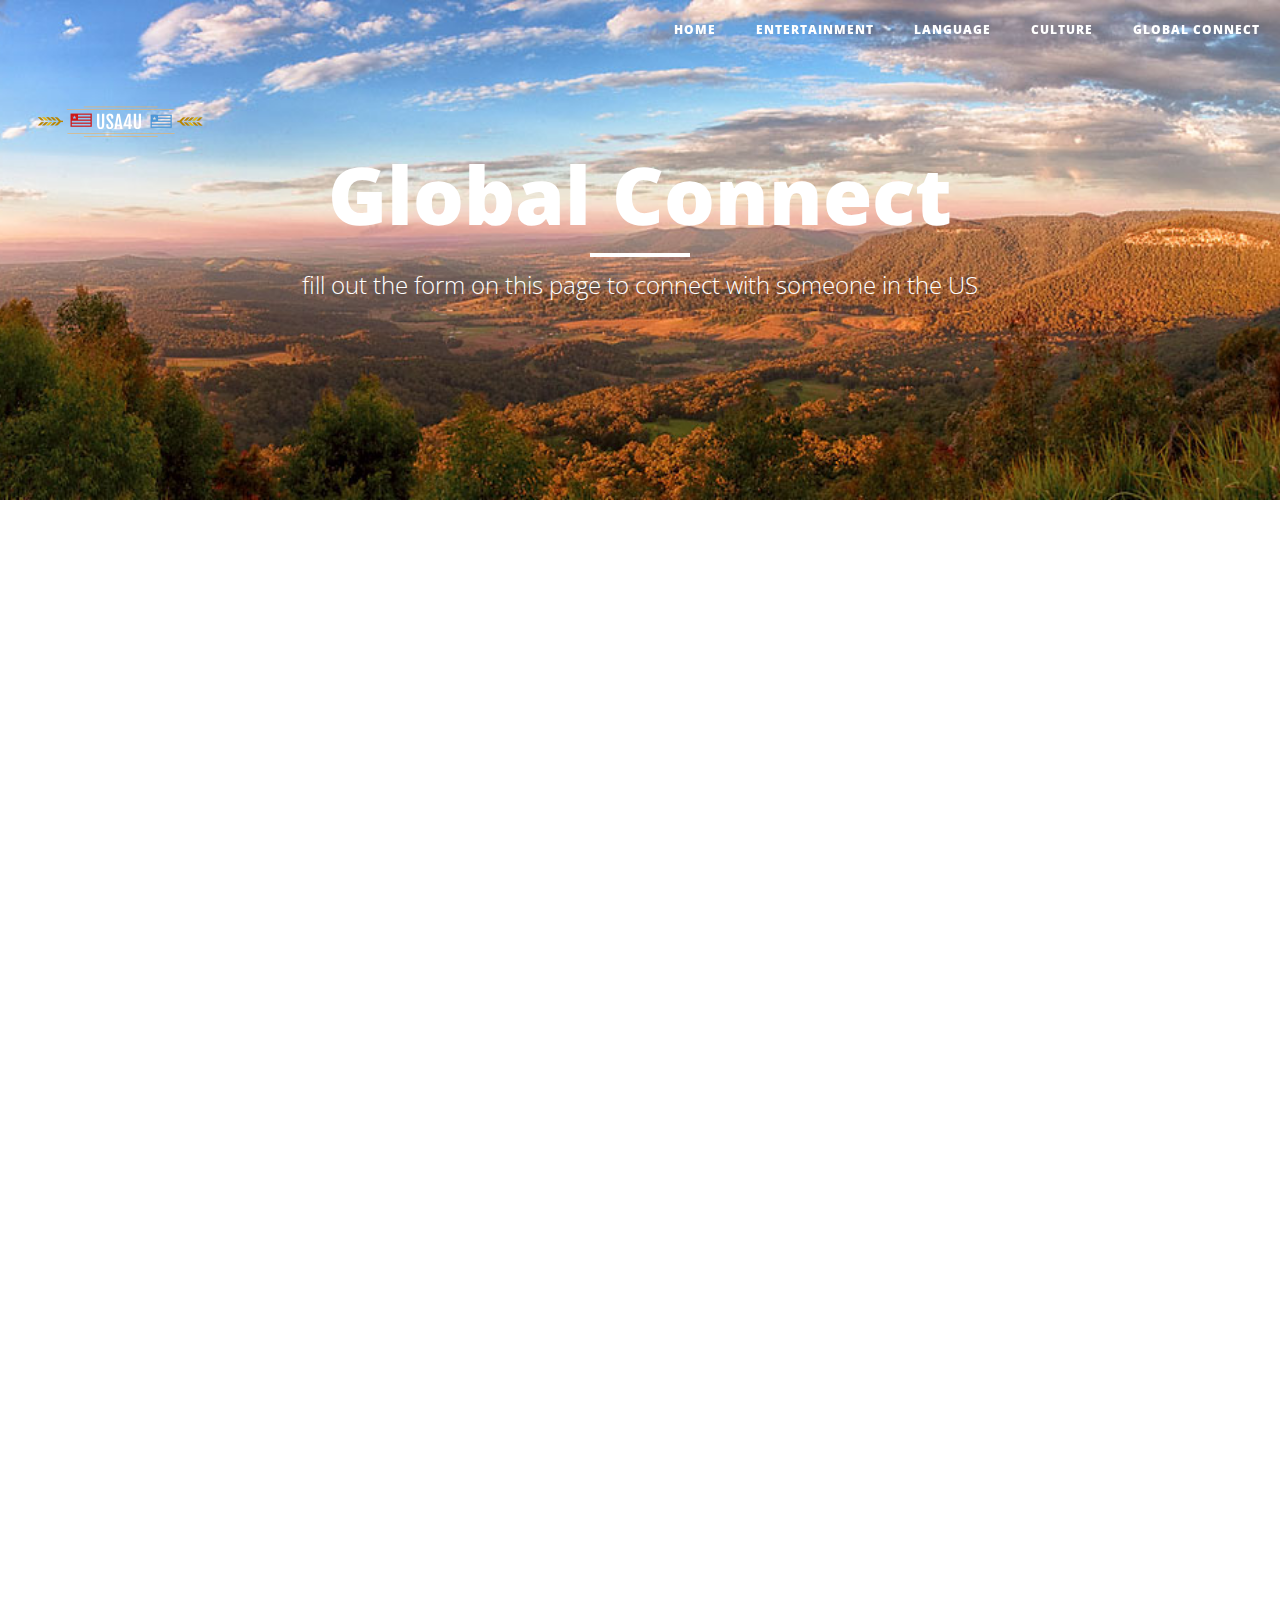
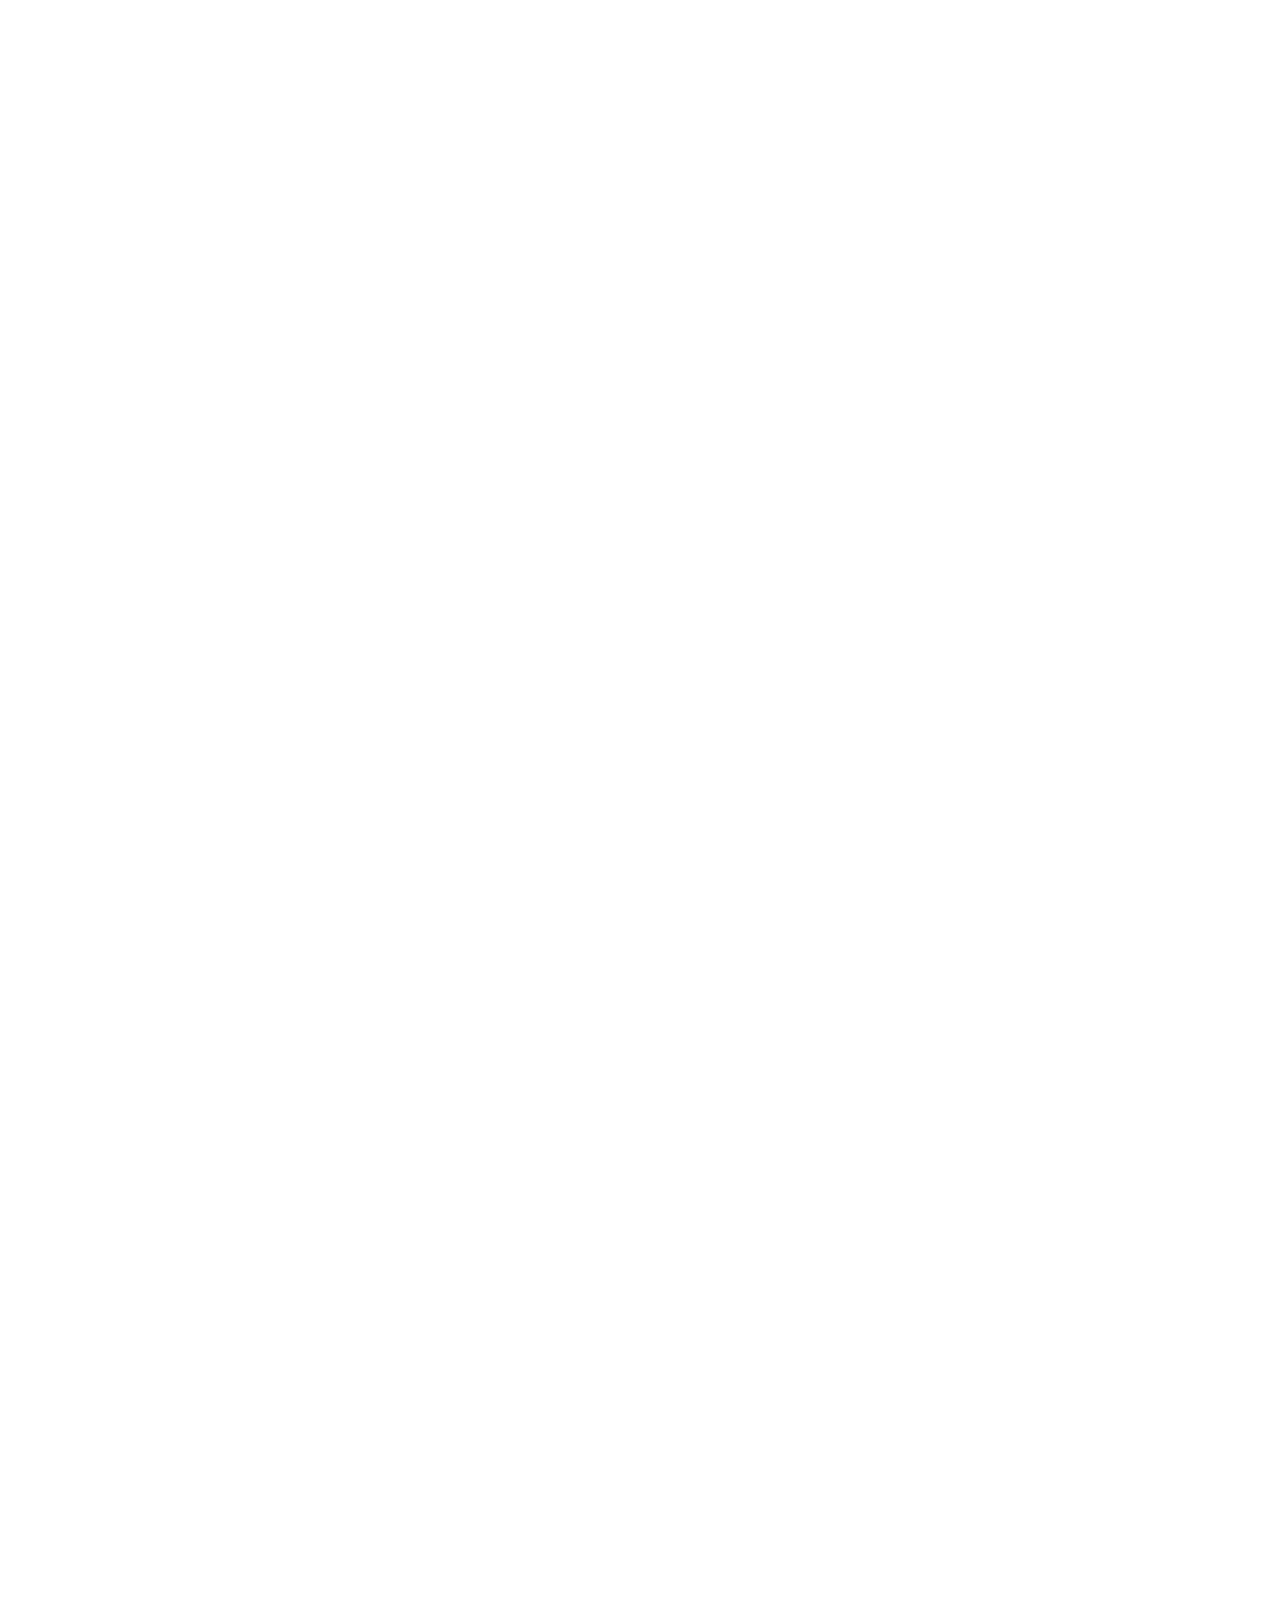
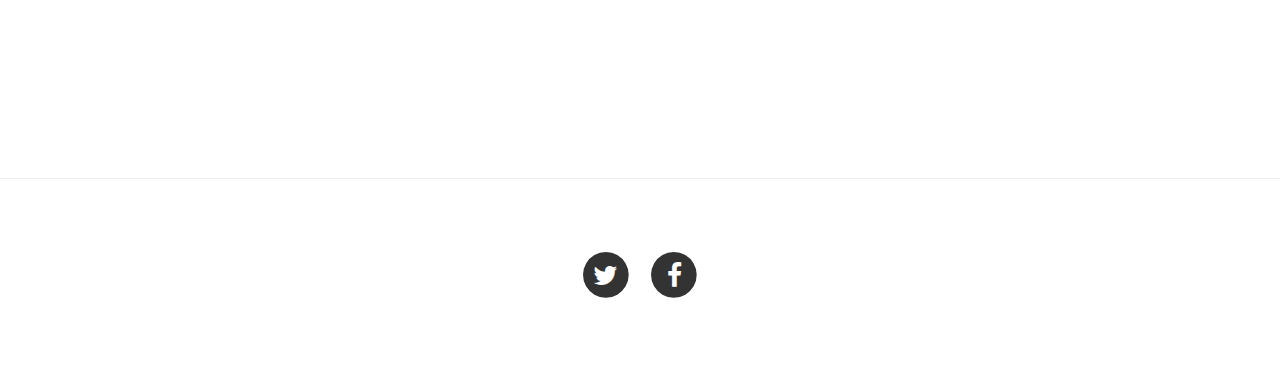
<file: survey.html>
<!DOCTYPE html>
<html lang="en">

<head>

    <meta charset="utf-8">
    <meta http-equiv="X-UA-Compatible" content="IE=edge">
    <meta name="viewport" content="width=device-width, initial-scale=1">
    <meta name="description" content="">
    <meta name="author" content="">

    <title>USA4U- Global Connect</title>

    <!-- Bootstrap Core CSS -->
    <link href="vendor/bootstrap/css/bootstrap.min.css" rel="stylesheet">

    <!-- Theme CSS -->
    <link href="css/clean-blog.min.css" rel="stylesheet">

    <!-- Custom Fonts -->
    <link href="vendor/font-awesome/css/font-awesome.min.css" rel="stylesheet" type="text/css">
    <link href='http://fonts.googleapis.com/css?family=Lora:400,700,400italic,700italic' rel='stylesheet' type='text/css'>
    <link href='http://fonts.googleapis.com/css?family=Open+Sans:300italic,400italic,600italic,700italic,800italic,400,300,600,700,800' rel='stylesheet' type='text/css'>

    <!-- HTML5 Shim and Respond.js IE8 support of HTML5 elements and media queries -->
    <!-- WARNING: Respond.js doesn't work if you view the page via file:// -->
    <!--[if lt IE 9]>
        <script src="https://oss.maxcdn.com/libs/html5shiv/3.7.0/html5shiv.js"></script>
        <script src="https://oss.maxcdn.com/libs/respond.js/1.4.2/respond.min.js"></script>
    <![endif]-->

</head>
<style>
    #connectpic{height:500px;}
</style>
<body>

    <!-- Navigation -->
    <nav class="navbar navbar-default navbar-custom navbar-fixed-top">
        <div class="container-fluid">
            <!-- Brand and toggle get grouped for better mobile display -->
            <div class="navbar-header page-scroll">
                <button type="button" class="navbar-toggle" data-toggle="collapse" data-target="#bs-example-navbar-collapse-1">
                    <span class="sr-only">Toggle navigation</span>
                    Menu <i class="fa fa-bars"></i>
                </button>
                 <a class="navbar-brand" href="index.html"><img src = "a7257be3-8909-4751-ba2d-d1f1cd9d6c7a.png"></a>
            </div>

            <!-- Collect the nav links, forms, and other content for toggling -->
            <div class="collapse navbar-collapse" id="bs-example-navbar-collapse-1">
                <ul class="nav navbar-nav navbar-right">
                    <li>
                        <a href="index.html">Home</a>
                    </li>
                    <li>
                        <a href="about.html">Entertainment</a>
                    </li>
                    <li>
                        <a href="post.html">Language</a>
                    </li>
                    <li>
                        <a href="contact.html">Culture</a>
                    </li>
                    <li>
                        <a href="survey.html">Global Connect</a>
                    </li>
                </ul>
            </div>
            <!-- /.navbar-collapse -->
        </div>
        <!-- /.container -->
    </nav>

    <!-- Page Header -->
    <!-- Set your background image for this header on the line below. -->
    <header class="intro-header" style="background-image: url('globalconnectpic.jpg')" id = "connectpic">
        <div class="container">
            <div class="row">
                <div class="col-lg-8 col-lg-offset-2 col-md-10 col-md-offset-1">
                    <div class="page-heading">
                        <h1>Global Connect</h1>
                        <hr class="small">
                        <span class="subheading">fill out the form on this page to connect with someone in the US</span>
                    </div>
                </div>
            </div>
        </div>
    </header>

    <!-- Main Content -->
    <div class="container">
      <iframe src="https://docs.google.com/forms/d/e/1FAIpQLSekyDXbGCDIyWQnm3vGSM4UsA3-vH8w_PiP1crF1pWXOH2yog/viewform?embedded=true" 
      width="1200" height="2800" frameborder="0" marginheight="0" marginwidth="0">Loading...</iframe>
    </div>

    <hr>

    <!-- Footer -->
    <footer>
        <div class="container">
            <div class="row">
                <div class="col-lg-8 col-lg-offset-2 col-md-10 col-md-offset-1">
                    <ul class="list-inline text-center">
                        <li>
                            <a href="https://twitter.com/foreignusa4u" target="_blank">
                                <span class="fa-stack fa-lg">
                                    <i class="fa fa-circle fa-stack-2x"></i>
                                    <i class="fa fa-twitter fa-stack-1x fa-inverse"></i>
                                </span>
                            </a>
                        </li>
                        <li>
                            <a href="https://www.facebook.com/foreignusa4u">
                                <span class="fa-stack fa-lg" target="_blank">
                                    <i class="fa fa-circle fa-stack-2x"></i>
                                    <i class="fa fa-facebook fa-stack-1x fa-inverse"></i>
                                </span>
                            </a>
                        </li>
                        
                    </ul>
                   
                </div>
            </div>
        </div>
    </footer>

    <!-- jQuery -->
    <script src="vendor/jquery/jquery.min.js"></script>

    <!-- Bootstrap Core JavaScript -->
    <script src="vendor/bootstrap/js/bootstrap.min.js"></script>

    <!-- Contact Form JavaScript -->
    <script src="js/jqBootstrapValidation.js"></script>
    <script src="js/contact_me.js"></script>

    <!-- Theme JavaScript -->
    <script src="js/clean-blog.min.js"></script>

</body>

</html>
</file>
<file: css/clean-blog.min.css>
/*!
 * Start Bootstrap - Clean Blog v1.1.0 (http://startbootstrap.com/template-overviews/clean-blog)
 * Copyright 2013-2016 Start Bootstrap
 * Licensed under MIT (https://github.com/BlackrockDigital/startbootstrap/blob/gh-pages/LICENSE)
 */a,body{color:#333}.navbar-custom .nav li a,.navbar-custom .navbar-brand,h1,h2,h3,h4,h5,h6{font-weight:800}.caption,.intro-header .page-heading,.intro-header .site-heading,footer .copyright{text-align:center}body{font-family:Lora,'Times New Roman',serif;font-size:20px;-webkit-tap-highlight-color:#0085A1}.intro-header .page-heading .subheading,.intro-header .post-heading .subheading,.intro-header .site-heading .subheading,.navbar-custom,h1,h2,h3,h4,h5,h6{font-family:'Open Sans','Helvetica Neue',Helvetica,Arial,sans-serif}p{line-height:1.5;margin:30px 0}p a{text-decoration:underline}a:focus,a:hover{color:#0085A1}a img:focus,a img:hover{cursor:zoom-in}blockquote{color:#777;font-style:italic}hr.small{max-width:100px;margin:15px auto;border-width:4px;border-color:#fff}.navbar-custom{position:absolute;top:0;left:0;width:100%;z-index:3}.navbar-custom .navbar-header .navbar-toggle{color:#777;font-weight:800;text-transform:uppercase;font-size:12px}.navbar-custom .nav li a{text-transform:uppercase;font-size:12px;letter-spacing:1px}@media only screen and (min-width:768px){.navbar-custom{background:0 0;border-bottom:1px solid transparent}.navbar-custom .navbar-brand{color:#fff;padding:20px}.navbar-custom .navbar-brand:focus,.navbar-custom .navbar-brand:hover{color:rgba(255,255,255,.8)}.navbar-custom .nav li a{color:#fff;padding:20px}.navbar-custom .nav li a:focus,.navbar-custom .nav li a:hover{color:rgba(255,255,255,.8)}}@media only screen and (min-width:1170px){.navbar-custom{-webkit-transition:background-color .3s;-moz-transition:background-color .3s;transition:background-color .3s;-webkit-transform:translate3d(0,0,0);-moz-transform:translate3d(0,0,0);-ms-transform:translate3d(0,0,0);-o-transform:translate3d(0,0,0);transform:translate3d(0,0,0);-webkit-backface-visibility:hidden;backface-visibility:hidden}.navbar-custom.is-fixed{position:fixed;top:-61px;background-color:rgba(255,255,255,.9);border-bottom:1px solid #f2f2f2;-webkit-transition:-webkit-transform .3s;-moz-transition:-moz-transform .3s;transition:transform .3s}.navbar-custom.is-fixed .navbar-brand{color:#333}.navbar-custom.is-fixed .navbar-brand:focus,.navbar-custom.is-fixed .navbar-brand:hover{color:#0085A1}.navbar-custom.is-fixed .nav li a{color:#333}.navbar-custom.is-fixed .nav li a:focus,.navbar-custom.is-fixed .nav li a:hover{color:#0085A1}.navbar-custom.is-visible{-webkit-transform:translate3d(0,100%,0);-moz-transform:translate3d(0,100%,0);-ms-transform:translate3d(0,100%,0);-o-transform:translate3d(0,100%,0);transform:translate3d(0,100%,0)}}.intro-header{background:center center no-repeat;-webkit-background-size:cover;-moz-background-size:cover;background-size:cover;-o-background-size:cover;margin-bottom:50px}.intro-header .page-heading,.intro-header .post-heading,.intro-header .site-heading{padding:100px 0 50px;color:#fff}.intro-header .page-heading h1,.intro-header .site-heading h1{margin-top:0;font-size:50px}.intro-header .page-heading .subheading,.intro-header .site-heading .subheading{font-size:24px;line-height:1.1;display:block;font-weight:300;margin:10px 0 0}@media only screen and (min-width:768px){.intro-header .page-heading,.intro-header .post-heading,.intro-header .site-heading{padding:150px 0}.intro-header .page-heading h1,.intro-header .site-heading h1{font-size:80px}}.intro-header .post-heading h1{font-size:35px}.intro-header .post-heading .meta,.intro-header .post-heading .subheading{line-height:1.1;display:block}.intro-header .post-heading .subheading{font-size:24px;margin:10px 0 30px;font-weight:600}.intro-header .post-heading .meta{font-family:Lora,'Times New Roman',serif;font-style:italic;font-weight:300;font-size:20px}.intro-header .post-heading .meta a{color:#fff}@media only screen and (min-width:768px){.intro-header .post-heading h1{font-size:55px}.intro-header .post-heading .subheading{font-size:30px}}.post-preview>a{color:#333}.post-preview>a:focus,.post-preview>a:hover{text-decoration:none;color:#0085A1}.post-preview>a>.post-title{font-size:30px;margin-top:30px;margin-bottom:10px}.post-preview>a>.post-subtitle{margin:0 0 10px;font-weight:300}.post-preview>.post-meta{color:#777;font-size:18px;font-style:italic;margin-top:0}.post-preview>.post-meta>a{text-decoration:none;color:#333}.post-preview>.post-meta>a:focus,.post-preview>.post-meta>a:hover{color:#0085A1;text-decoration:underline}@media only screen and (min-width:768px){.post-preview>a>.post-title{font-size:36px}}.section-heading{font-size:36px;margin-top:60px;font-weight:700}.btn,.pager li>a,.pager li>span{font-family:'Open Sans','Helvetica Neue',Helvetica,Arial,sans-serif;text-transform:uppercase;font-weight:800;letter-spacing:1px}.caption{font-size:14px;padding:10px;font-style:italic;margin:0;display:block;border-bottom-right-radius:5px;border-bottom-left-radius:5px}footer{padding:50px 0 65px}footer .list-inline{margin:0;padding:0}footer .copyright{font-size:14px;margin-bottom:0}.floating-label-form-group{font-size:14px;position:relative;margin-bottom:0;padding-bottom:.5em;border-bottom:1px solid #eee}.floating-label-form-group input,.floating-label-form-group textarea{z-index:1;position:relative;padding-right:0;padding-left:0;border:none;border-radius:0;font-size:1.5em;background:0 0;box-shadow:none!important;resize:none}.floating-label-form-group label{display:block;z-index:0;position:relative;top:2em;margin:0;font-size:.85em;line-height:1.764705882em;vertical-align:middle;vertical-align:baseline;opacity:0;-webkit-transition:top .3s ease,opacity .3s ease;-moz-transition:top .3s ease,opacity .3s ease;-ms-transition:top .3s ease,opacity .3s ease;transition:top .3s ease,opacity .3s ease}.floating-label-form-group::not(:first-child){padding-left:14px;border-left:1px solid #eee}.floating-label-form-group-with-value label{top:0;opacity:1}.floating-label-form-group-with-focus label{color:#0085A1}form .row:first-child .floating-label-form-group{border-top:1px solid #eee}.btn{font-size:14px;border-radius:0;padding:15px 25px}.btn-lg{font-size:16px;padding:25px 35px}.btn-default:focus,.btn-default:hover{background-color:#0085A1;border:1px solid #0085A1;color:#fff}.pager{margin:20px 0 0}.pager li>a,.pager li>span{font-size:14px;padding:15px 25px;background-color:#fff;border-radius:0}.pager li>a:focus,.pager li>a:hover{color:#fff;background-color:#0085A1;border:1px solid #0085A1}.pager .disabled>a,.pager .disabled>a:focus,.pager .disabled>a:hover,.pager .disabled>span{color:#777;background-color:#333;cursor:not-allowed}::-moz-selection{color:#fff;text-shadow:none;background:#0085A1}::selection{color:#fff;text-shadow:none;background:#0085A1}img::selection{color:#fff;background:0 0}img::-moz-selection{color:#fff;background:0 0}
 .img-responsive{height:133px;}
 .columm{
  height:500px;
 }
 #homepic{height:800px;}
.img-responsive1{height:270px;}
.img-responsive2{height:270px;}
#curse {
 display: none; 
}
#tip2{  height: 290px;
  width: 290px;
  color: black;
  display: table-cell;
  text-align: center;
  font-size: 32px;
  vertical-align: middle;
  border-radius: 50%; /* may require vendor prefixes */
  background: rgb(248,255,102);
}
#tip3{  height: 290px;
  width: 290px;
  color: black;
  display: table-cell;
  text-align: center;
  font-size: 34px;
  vertical-align: middle;
  border-radius: 50%; /* may require vendor prefixes */
  background: rgb(255, 128, 128);
}
#tip13{  height: 290px;
  width: 290px;
  display: table-cell;
  text-align: center;
  font-size: 34px;
  vertical-align: middle;
  border-radius: 50%; /* may require vendor prefixes */
  background:#ab0360;
  color: white;
}
#tip4{  height: 290px;
  width: 290px;
  display: table-cell;
  color: black;
  text-align: center;
  vertical-align: middle;
  font-size: 34px;
  border-radius: 50%; /* may require vendor prefixes */
  background: rgb(153, 204, 255);
}
#tip5{  height: 250px;
  width: 250px;
  display: table-cell;
  color: black;
  text-align: center;
  vertical-align: middle;
  font-size: 30px;
  border-radius: 50%; /* may require vendor prefixes */
  background: rgb(0, 255, 153);
}
#tip6{  height: 250px;
  width: 250px;
  display: table-cell;
  text-align: center;
  font-size: 29px;
  color: black;
  vertical-align: middle;
  border-radius: 50%; /* may require vendor prefixes */
  background: rgb(153, 235, 255);
}
#circle{height: 100px;
  width: 100px;
  display: table-cell;
  text-align: center;
  vertical-align: middle;
  color: black;
  border-radius: 50%; /* may require vendor prefixes */
  background: white;
}
#tip7{  height: 250px;
  width: 250px;
  display: table-cell;
  text-align: center;
  color: white;
  font-size: 28px;
  vertical-align: middle;
  border-radius: 50%; /* may require vendor prefixes */
  background: purple;
}
#tip8{  height: 250px;
  width: 250px;
  display: table-cell;
  text-align: center;
  vertical-align: middle;
  font-size: 28px;
  color: black;
  border-radius: 50%; /* may require vendor prefixes */
  background: rgb(255, 102, 102);
}
#circle2{height: 270px;
  width: 110px;
  display: table-cell;
  text-align: center;
  vertical-align: middle;
  border-radius: 50%; /* may require vendor prefixes */
  background: white;
}
#tip9{  height: 290px;
  width: 290px;
  display: table-cell;
  text-align: center;
  font-size: 30px;
  vertical-align: middle;
  color: black;
  border-radius: 50%; /* may require vendor prefixes */
  background: rgb(255, 112, 77);
}
#tip11{  height: 290px;
  width: 290px;
  display: table-cell;
  text-align: center;
  color: black;
  vertical-align: middle;
  font-size: 34px;
  border-radius: 50%; /* may require vendor prefixes */
  background: rgb(0, 204, 102);
}
#hol1{  height: 290px;
  width: 290px;
  display: table-cell;
  text-align: center;
  font-size: 34px;
  vertical-align: middle;
  border-radius: 50%; /* may require vendor prefixes */
  background-image: url(thanksg.jpg)
}

#tipe1{  height: 250px;
  width: 250px;
  display: table-cell;
  color: black;
  text-align: center;
  vertical-align: middle;
  font-size: 30px;
  border-radius: 50%; /* may require vendor prefixes */
  background-color:#a3c2c2;
}
#tipe2{  height: 250px;
  width: 250px;
  display: table-cell;
  color: black;
  text-align: center;
  vertical-align: middle;
  font-size: 30px;
  border-radius: 50%; /* may require vendor prefixes */
  background-color:#dfff80;
}
#tipe3{  height: 250px;
  width: 250px;
  display: table-cell;
  color: black;
  text-align: center;
  vertical-align: middle;
  font-size: 30px;
  border-radius: 50%; /* may require vendor prefixes */
  background-color:#b3003b;
}
#tipe4{  height: 250px;
  width: 250px;
  display: table-cell;
  color: black;
  text-align: center;
  vertical-align: middle;
  font-size: 30px;
  border-radius: 50%; /* may require vendor prefixes */
  background-color:#e6b3ff;
}
#blueimg{
opacity:0.6;
vertical-align: middle;
float:center;
}
#rightmost{float:right;}
#leftmost{float:left;}
#centermost{float:right;}
</file>
